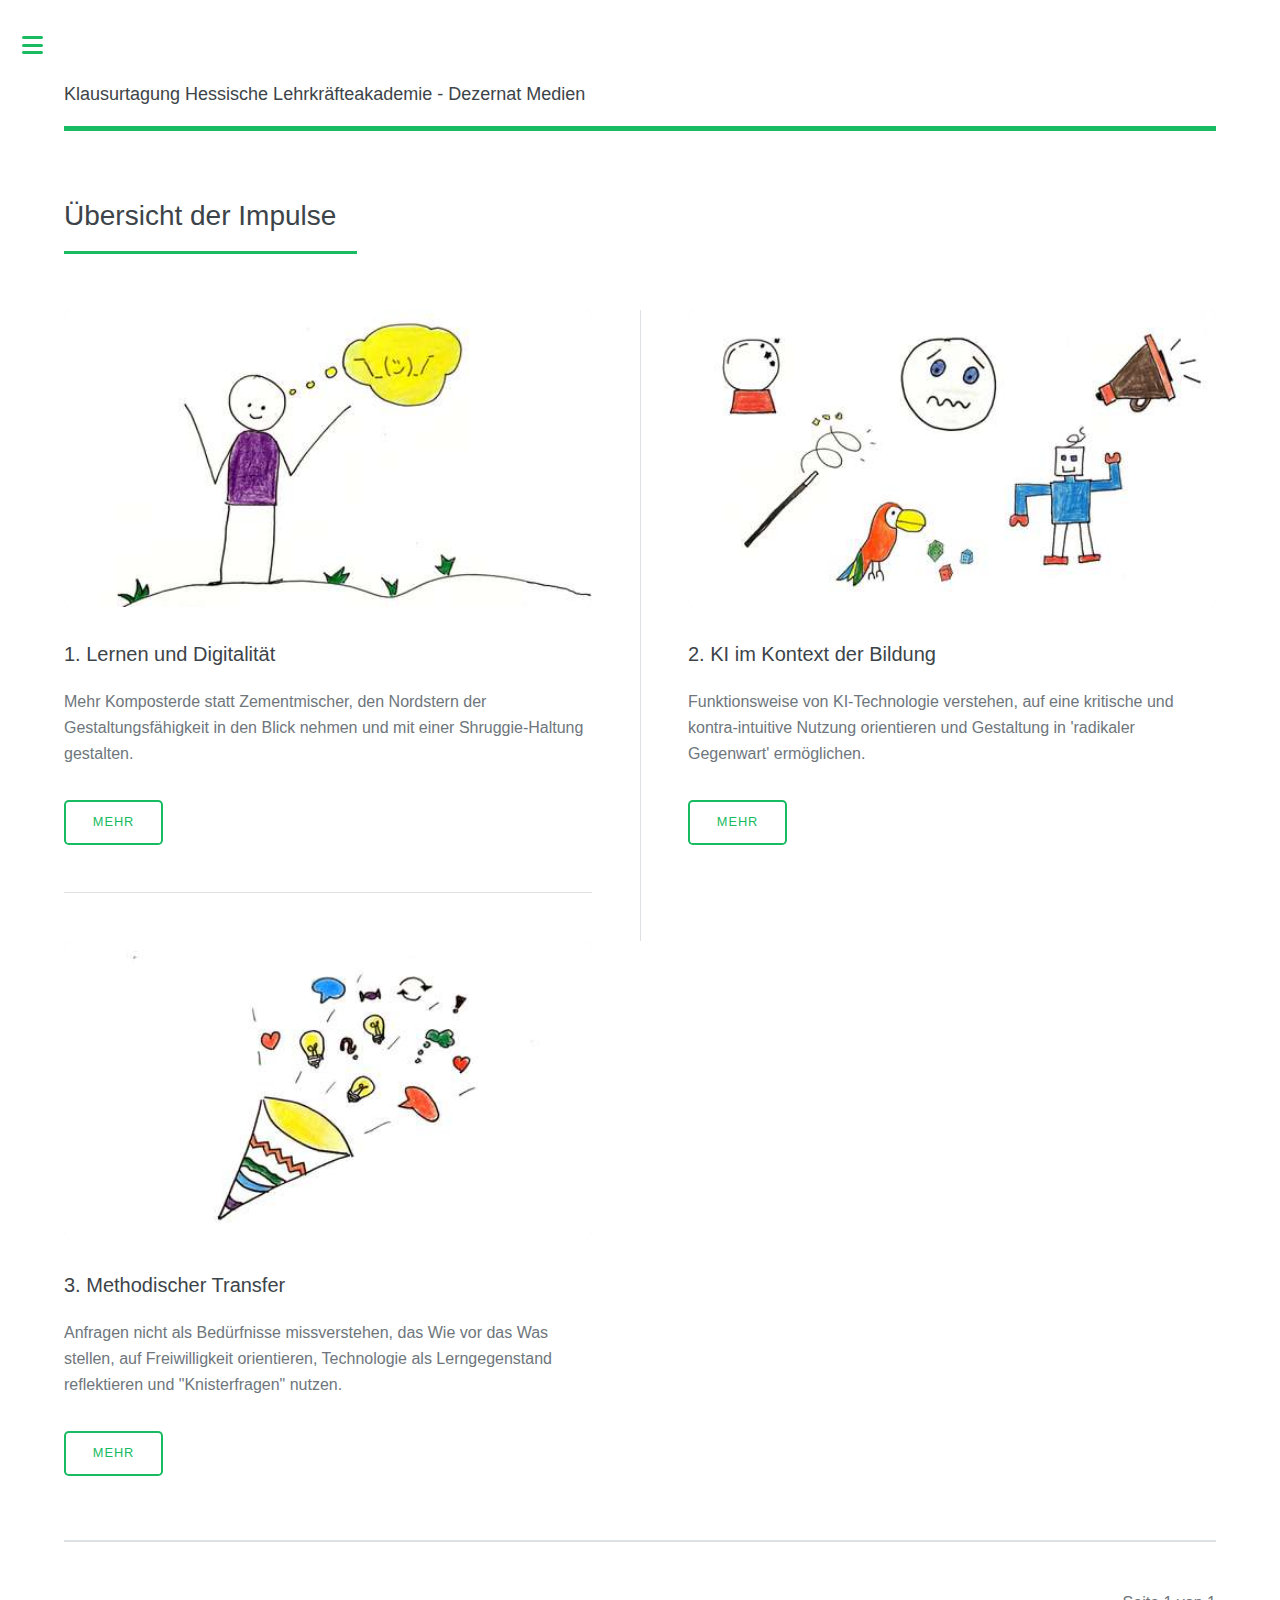
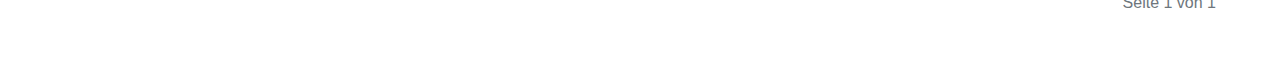
<file: index.html>
<!DOCTYPE html><html lang="de"><head><meta charset="utf-8"><meta http-equiv="X-UA-Compatible" content="IE=edge"><meta name="viewport" content="width=device-width,initial-scale=1,user-scalable=no"><title>Klausurtagung Hessische Lehrkräfteakademie - Dezernat Medien</title><meta name="generator" content="Publii Open-Source CMS for Static Site"><link rel="canonical" href="https://ebildungslabor.github.io/klausurtagung-hessen/"><link rel="alternate" type="application/atom+xml" href="https://ebildungslabor.github.io/klausurtagung-hessen/feed.xml" title="Klausurtagung Hessische Lehrkräfteakademie - Dezernat Medien - RSS"><link rel="alternate" type="application/json" href="https://ebildungslabor.github.io/klausurtagung-hessen/feed.json" title="Klausurtagung Hessische Lehrkräfteakademie - Dezernat Medien - JSON"><meta property="og:title" content="Klausurtagung Hessische Lehrkräfteakademie - Dezernat Medien"><meta property="og:site_name" content="Klausurtagung Hessische Lehrkräfteakademie - Dezernat Medien"><meta property="og:description" content=""><meta property="og:url" content="https://ebildungslabor.github.io/klausurtagung-hessen/"><meta property="og:type" content="website"><link rel="stylesheet" href="https://ebildungslabor.github.io/klausurtagung-hessen/assets/css/fontawesome-all.min.css?v=85514f933f9e0b82460af63f1a403fa5"><link rel="stylesheet" href="https://ebildungslabor.github.io/klausurtagung-hessen/assets/css/style.css?v=53c7d20cdaba89d98ff726cb271008e3"><script type="application/ld+json">{"@context":"http://schema.org","@type":"Organization","name":"Klausurtagung Hessische Lehrkräfteakademie - Dezernat Medien","url":"https://ebildungslabor.github.io/klausurtagung-hessen/"}</script><noscript><style>img[loading] {
                    opacity: 1;
                }</style></noscript></head><body class="is-preload home-template"><div id="wrapper"><div id="main"><div class="inner"><header id="header"><a class="logo" href="https://ebildungslabor.github.io/klausurtagung-hessen/"><strong>Klausurtagung Hessische Lehrkräfteakademie - Dezernat Medien</strong></a></header><section><header class="major"><h2>Übersicht der Impulse</h2></header><div class="posts"><article><a href="https://ebildungslabor.github.io/klausurtagung-hessen/impuls1/" class="image fit"><img src="https://ebildungslabor.github.io/klausurtagung-hessen/media/posts/2/shruggie.jpg" srcset="https://ebildungslabor.github.io/klausurtagung-hessen/media/posts/2/responsive/shruggie-xs.jpg 300w, https://ebildungslabor.github.io/klausurtagung-hessen/media/posts/2/responsive/shruggie-sm.jpg 480w, https://ebildungslabor.github.io/klausurtagung-hessen/media/posts/2/responsive/shruggie-md.jpg 768w" sizes="(max-width: 768px) 100vw, 33vw" loading="lazy" height="1080" width="1920" alt="Ein gekritzelter Shruggie"></a><h3><a href="https://ebildungslabor.github.io/klausurtagung-hessen/impuls1/">1. Lernen und Digitalität</a></h3><p>Mehr Komposterde statt Zementmischer, den Nordstern der Gestaltungsfähigkeit in den Blick nehmen und mit einer Shruggie-Haltung gestalten.</p><ul class="actions"><li><a href="https://ebildungslabor.github.io/klausurtagung-hessen/impuls1/" class="button">Mehr</a></li></ul></article><article><a href="https://ebildungslabor.github.io/klausurtagung-hessen/impuls2/" class="image fit"><img src="https://ebildungslabor.github.io/klausurtagung-hessen/media/posts/3/KI-KinderForschen.jpg" srcset="https://ebildungslabor.github.io/klausurtagung-hessen/media/posts/3/responsive/KI-KinderForschen-xs.jpg 300w, https://ebildungslabor.github.io/klausurtagung-hessen/media/posts/3/responsive/KI-KinderForschen-sm.jpg 480w, https://ebildungslabor.github.io/klausurtagung-hessen/media/posts/3/responsive/KI-KinderForschen-md.jpg 768w" sizes="(max-width: 768px) 100vw, 33vw" loading="lazy" height="1080" width="1920" alt="KI als gesellschaftliches Narrativ"></a><h3><a href="https://ebildungslabor.github.io/klausurtagung-hessen/impuls2/">2. KI im Kontext der Bildung</a></h3><p>Funktionsweise von KI-Technologie verstehen, auf eine kritische und kontra-intuitive Nutzung orientieren und Gestaltung in 'radikaler Gegenwart' ermöglichen. </p><ul class="actions"><li><a href="https://ebildungslabor.github.io/klausurtagung-hessen/impuls2/" class="button">Mehr</a></li></ul></article><article><a href="https://ebildungslabor.github.io/klausurtagung-hessen/impuls3/" class="image fit"><img src="https://ebildungslabor.github.io/klausurtagung-hessen/media/posts/4/KI-KinderForschen2.jpg" srcset="https://ebildungslabor.github.io/klausurtagung-hessen/media/posts/4/responsive/KI-KinderForschen2-xs.jpg 300w, https://ebildungslabor.github.io/klausurtagung-hessen/media/posts/4/responsive/KI-KinderForschen2-sm.jpg 480w, https://ebildungslabor.github.io/klausurtagung-hessen/media/posts/4/responsive/KI-KinderForschen2-md.jpg 768w" sizes="(max-width: 768px) 100vw, 33vw" loading="lazy" height="1080" width="1920" alt="Eine Wundertüte"></a><h3><a href="https://ebildungslabor.github.io/klausurtagung-hessen/impuls3/">3. Methodischer Transfer</a></h3><p>Anfragen nicht als Bedürfnisse missverstehen, das Wie vor das Was stellen, auf Freiwilligkeit orientieren, Technologie als Lerngegenstand reflektieren und "Knisterfragen" nutzen.</p><ul class="actions"><li><a href="https://ebildungslabor.github.io/klausurtagung-hessen/impuls3/" class="button">Mehr</a></li></ul></article></div></section><nav class="pagination asc"><small>Seite 1 von 1</small></nav></div></div><div id="sidebar"><div class="inner"><nav id="menu"><header class="major"><h2>Navigation</h2></header><ul><li class="active"><a href="https://ebildungslabor.github.io/klausurtagung-hessen/" target="_self">Start</a></li><li><a href="https://ebildungslabor.github.io/klausurtagung-hessen/impuls1/" target="_self">Impuls 1</a></li><li><a href="https://ebildungslabor.github.io/klausurtagung-hessen/impuls2/" target="_self">Impuls 2</a></li><li><a href="https://ebildungslabor.github.io/klausurtagung-hessen/impuls3/" target="_self">Impuls 3</a></li></ul></nav><section><header class="major"><h2>Hintergrund</h2></header><p>Diese Mini-Website stammt von Nele Hirsch (<a href="https://ebildungslabor.de">eBildungslabor)</a>. Ich habe sie begleitend für eine Klausurtagung des Dezernats Medien der Hessischen Lehrkräfteakademie im November 2025 gestaltet. Sie fasst meine dortigen Impulse im Plenum prägnant zusammen und ergänzt sie um Links zur Vertiefung.</p></section><footer id="footer"><p>Lizenz der Inhalte: <a href="https://creativecommons.org/publicdomain/zero/1.0/deed.en" target="_blank" rel="noopener">CC0 1.0</a><br>Offene Weiternutzung erlaubt und erwünscht!</p></footer></div></div></div><script src="https://ebildungslabor.github.io/klausurtagung-hessen/assets/js/jquery.min.js?v=7c14a783dfeb3d238ccd3edd840d82ee"></script><script src="https://ebildungslabor.github.io/klausurtagung-hessen/assets/js/browser.min.js?v=c07298dd19048a8a69ad97e754dfe8d0"></script><script src="https://ebildungslabor.github.io/klausurtagung-hessen/assets/js/breakpoints.min.js?v=81a479eb099e3b187613943b085923b8"></script><script src="https://ebildungslabor.github.io/klausurtagung-hessen/assets/js/util.min.js?v=cbdaf7c20ac2883c77ae23acfbabd47e"></script><script src="https://ebildungslabor.github.io/klausurtagung-hessen/assets/js/main.min.js?v=08add7f6d435054ad38ec38d7cf8be40"></script><script>var images=document.querySelectorAll("img[loading]");for(var i=0;i<images.length;i++){if(images[i].complete){images[i].classList.add("is-loaded")}else{images[i].addEventListener("load",function(){this.classList.add("is-loaded")},false)}};</script><script>(function(){
   const body = document.body;
   /* beide möglichen Klassen abdecken */
   body.classList.remove('menu-is-active','nav-is-active');
   /* falls das Theme später die Klasse wieder setzt */
   window.addEventListener('load',()=>body.classList.remove('menu-is-active','nav-is-active'));
})();</script></body></html>
</file>
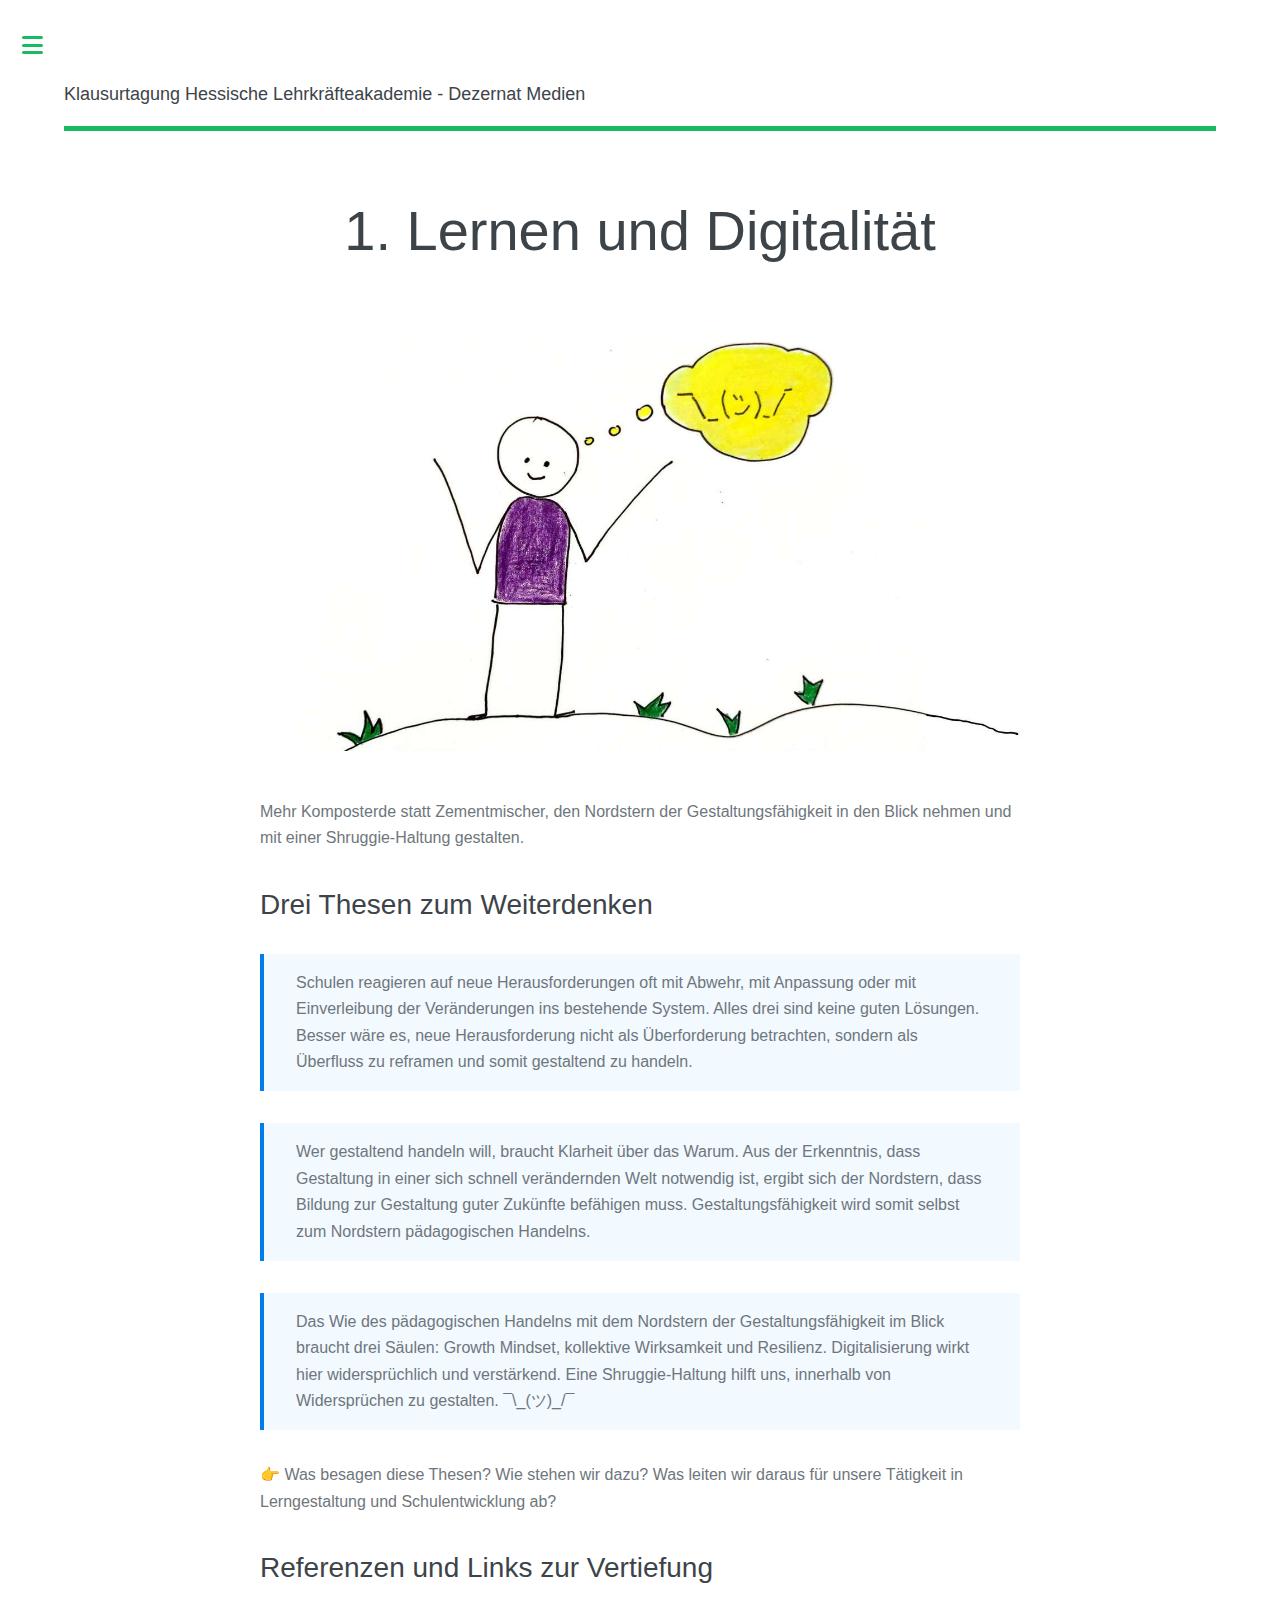
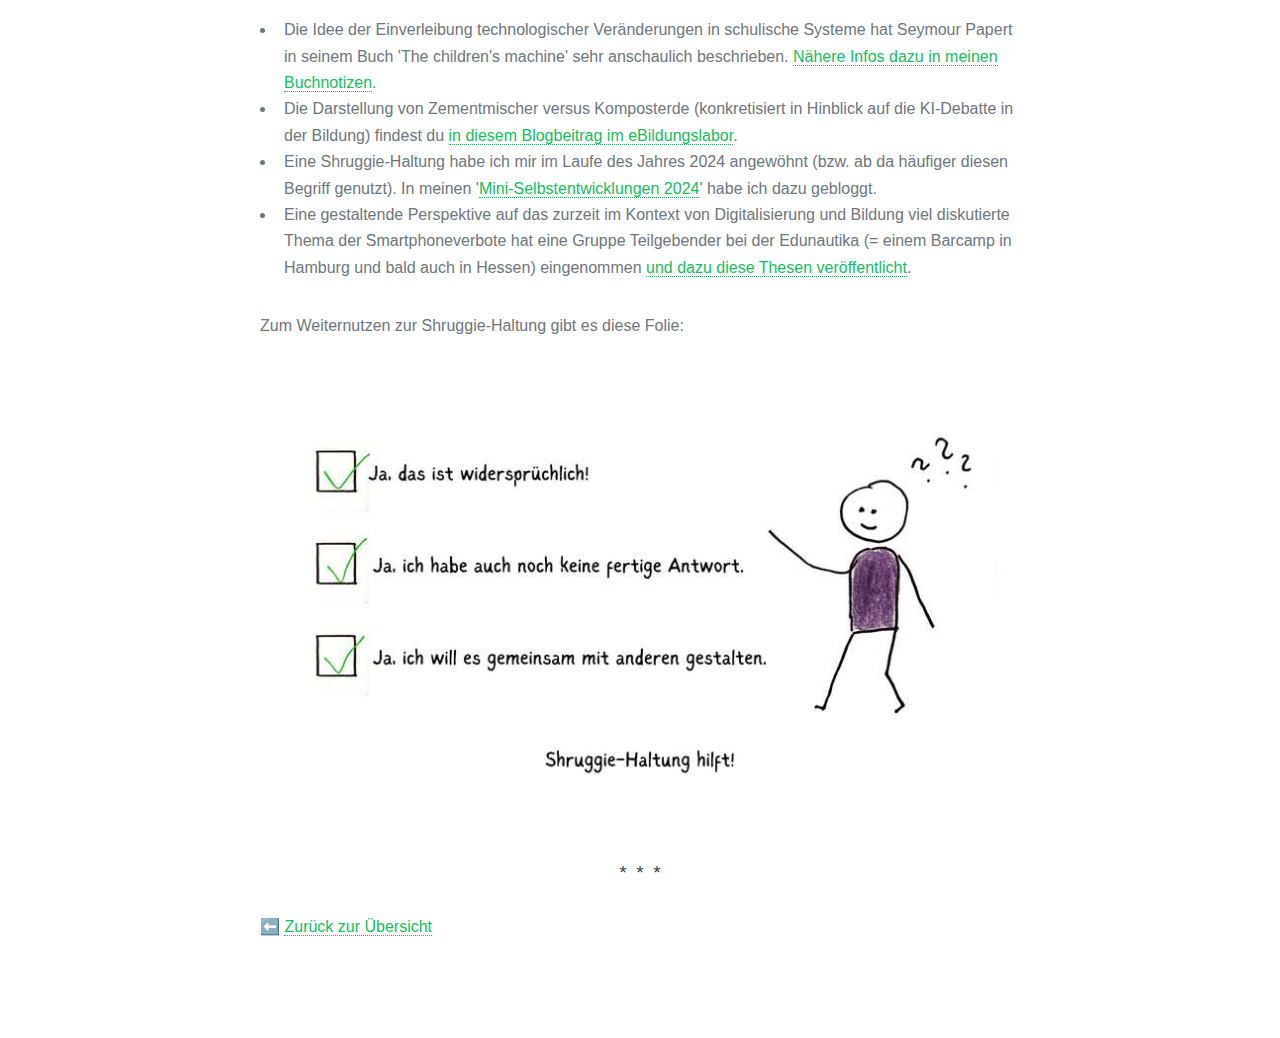
<file: impuls1/index.html>
<!DOCTYPE html><html lang="de"><head><meta charset="utf-8"><meta http-equiv="X-UA-Compatible" content="IE=edge"><meta name="viewport" content="width=device-width,initial-scale=1,user-scalable=no"><title>1. Lernen und Digitalität - Klausurtagung Hessische Lehrkräfteakademie - Dezernat Medien</title><meta name="description" content="Hier ist eine kurze Beschreibung"><meta name="generator" content="Publii Open-Source CMS for Static Site"><link rel="canonical" href="https://ebildungslabor.github.io/klausurtagung-hessen/impuls1/"><link rel="alternate" type="application/atom+xml" href="https://ebildungslabor.github.io/klausurtagung-hessen/feed.xml" title="Klausurtagung Hessische Lehrkräfteakademie - Dezernat Medien - RSS"><link rel="alternate" type="application/json" href="https://ebildungslabor.github.io/klausurtagung-hessen/feed.json" title="Klausurtagung Hessische Lehrkräfteakademie - Dezernat Medien - JSON"><meta property="og:title" content="1. Lernen und Digitalität"><meta property="og:image" content="https://ebildungslabor.github.io/klausurtagung-hessen/media/posts/2/shruggie.jpg"><meta property="og:image:width" content="1920"><meta property="og:image:height" content="1080"><meta property="og:site_name" content="Klausurtagung Hessische Lehrkräfteakademie - Dezernat Medien"><meta property="og:description" content="Hier ist eine kurze Beschreibung"><meta property="og:url" content="https://ebildungslabor.github.io/klausurtagung-hessen/impuls1/"><meta property="og:type" content="article"><link rel="stylesheet" href="https://ebildungslabor.github.io/klausurtagung-hessen/assets/css/fontawesome-all.min.css?v=85514f933f9e0b82460af63f1a403fa5"><link rel="stylesheet" href="https://ebildungslabor.github.io/klausurtagung-hessen/assets/css/style.css?v=53c7d20cdaba89d98ff726cb271008e3"><script type="application/ld+json">{"@context":"http://schema.org","@type":"Article","mainEntityOfPage":{"@type":"WebPage","@id":"https://ebildungslabor.github.io/klausurtagung-hessen/impuls1/"},"headline":"1. Lernen und Digitalität","datePublished":"2025-10-28T11:30+01:00","dateModified":"2025-11-04T06:34+01:00","image":{"@type":"ImageObject","url":"https://ebildungslabor.github.io/klausurtagung-hessen/media/posts/2/shruggie.jpg","height":1080,"width":1920},"description":"Hier ist eine kurze Beschreibung","author":{"@type":"Person","name":"Nele Hirsch","url":"https://ebildungslabor.github.io/klausurtagung-hessen/authors/nele-hirsch/"},"publisher":{"@type":"Organization","name":"Nele Hirsch"}}</script><noscript><style>img[loading] {
                    opacity: 1;
                }</style></noscript></head><body class="is-preload post-template"><div id="wrapper"><div id="main"><div class="inner"><header id="header"><a class="logo" href="https://ebildungslabor.github.io/klausurtagung-hessen/"><strong>Klausurtagung Hessische Lehrkräfteakademie - Dezernat Medien</strong></a></header><article class="post"><header class="main post__header"><h1>1. Lernen und Digitalität</h1></header><figure class="image main normal"><img src="https://ebildungslabor.github.io/klausurtagung-hessen/media/posts/2/shruggie.jpg" srcset="https://ebildungslabor.github.io/klausurtagung-hessen/media/posts/2/responsive/shruggie-xs.jpg 300w, https://ebildungslabor.github.io/klausurtagung-hessen/media/posts/2/responsive/shruggie-sm.jpg 480w, https://ebildungslabor.github.io/klausurtagung-hessen/media/posts/2/responsive/shruggie-md.jpg 768w, https://ebildungslabor.github.io/klausurtagung-hessen/media/posts/2/responsive/shruggie-lg.jpg 1024w, https://ebildungslabor.github.io/klausurtagung-hessen/media/posts/2/responsive/shruggie-xl.jpg 1360w, https://ebildungslabor.github.io/klausurtagung-hessen/media/posts/2/responsive/shruggie-xxl.jpg 1600w" sizes="(max-width: 1600px) 100vw, 1600px" loading="lazy" height="1080" width="1920" alt="Ein gekritzelter Shruggie"></figure><div class="post__inner post__entry"><p>Mehr Komposterde statt Zementmischer, den Nordstern der Gestaltungsfähigkeit in den Blick nehmen und mit einer Shruggie-Haltung gestalten.</p><h2>Drei Thesen zum Weiterdenken</h2><p class="msg--highlight msg--info msg">Schulen reagieren auf neue Herausforderungen oft mit Abwehr, mit Anpassung oder mit Einverleibung der Veränderungen ins bestehende System. Alles drei sind keine guten Lösungen. Besser wäre es, neue Herausforderung nicht als Überforderung betrachten, sondern als Überfluss zu reframen und somit gestaltend zu handeln.</p><p class="msg msg--info">Wer gestaltend handeln will, braucht Klarheit über das Warum. Aus der Erkenntnis, dass Gestaltung in einer sich schnell verändernden Welt notwendig ist, ergibt sich der Nordstern, dass Bildung zur Gestaltung guter Zukünfte befähigen muss. Gestaltungsfähigkeit wird somit selbst zum Nordstern pädagogischen Handelns.</p><p class="msg msg--info">Das Wie des pädagogischen Handelns mit dem Nordstern der Gestaltungsfähigkeit im Blick braucht drei Säulen: Growth Mindset, kollektive Wirksamkeit und Resilienz. Digitalisierung wirkt hier widersprüchlich und verstärkend. Eine Shruggie-Haltung hilft uns, innerhalb von Widersprüchen zu gestalten. ¯\_(ツ)_/¯ </p><p>👉 Was besagen diese Thesen? Wie stehen wir dazu? Was leiten wir daraus für unsere Tätigkeit in Lerngestaltung und Schulentwicklung ab?</p><h2>Referenzen und Links zur Vertiefung</h2><ul><li>Die Idee der Einverleibung technologischer Veränderungen in schulische Systeme hat Seymour Papert in seinem Buch 'The children's machine' sehr anschaulich beschrieben. <a href="https://ebildungslabor.de/now/buchnotizen-the-childrens-machine/" target="_blank" rel="noopener noreferrer">Nähere Infos dazu in meinen Buchnotizen</a>.</li><li>Die Darstellung von Zementmischer versus Komposterde (konkretisiert in Hinblick auf die KI-Debatte in der Bildung) findest du <a href="https://ebildungslabor.de/blog/zementmischer-versus-komposterde-wie-nutzen-wir-die-ki-debatte-in-der-bildung/" target="_blank" rel="noopener noreferrer">in diesem Blogbeitrag im eBildungslabor</a>.</li><li>Eine Shruggie-Haltung habe ich mir im Laufe des Jahres 2024 angewöhnt (bzw. ab da häufiger diesen Begriff genutzt). In meinen '<a href="https://ebildungslabor.de/blog/meine-zehn-wichtigsten-mini-selbstentwicklungen-in-2024/" target="_blank" rel="noopener noreferrer">Mini-Selbstentwicklungen 2024</a>' habe ich dazu gebloggt.</li><li>Eine gestaltende Perspektive auf das zurzeit im Kontext von Digitalisierung und Bildung viel diskutierte Thema der Smartphoneverbote hat eine Gruppe Teilgebender bei der Edunautika (= einem Barcamp in Hamburg und bald auch in Hessen) eingenommen <a href="https://smartphoneverbot.de" target="_blank" rel="noopener noreferrer">und dazu diese Thesen veröffentlicht</a>. </li></ul><p>Zum Weiternutzen zur Shruggie-Haltung gibt es diese Folie:</p><figure class="post__image"><img loading="lazy" src="https://ebildungslabor.github.io/klausurtagung-hessen/media/posts/2/KI-KinderForschen1.jpg" alt="" width="1920" height="1080" sizes="(max-width: 48em) 100vw, 768px" srcset="https://ebildungslabor.github.io/klausurtagung-hessen/media/posts/2/responsive/KI-KinderForschen1-xs.jpg 300w, https://ebildungslabor.github.io/klausurtagung-hessen/media/posts/2/responsive/KI-KinderForschen1-sm.jpg 480w, https://ebildungslabor.github.io/klausurtagung-hessen/media/posts/2/responsive/KI-KinderForschen1-md.jpg 768w"></figure><hr><p>⬅️ <a href="https://ebildungslabor.github.io/klausurtagung-hessen">Zurück zur Übersicht</a></p></div></article></div></div><div id="sidebar"><div class="inner"><nav id="menu"><header class="major"><h2>Navigation</h2></header><ul><li><a href="https://ebildungslabor.github.io/klausurtagung-hessen/" target="_self">Start</a></li><li class="active"><a href="https://ebildungslabor.github.io/klausurtagung-hessen/impuls1/" target="_self">Impuls 1</a></li><li><a href="https://ebildungslabor.github.io/klausurtagung-hessen/impuls2/" target="_self">Impuls 2</a></li><li><a href="https://ebildungslabor.github.io/klausurtagung-hessen/impuls3/" target="_self">Impuls 3</a></li></ul></nav><section><header class="major"><h2>Hintergrund</h2></header><p>Diese Mini-Website stammt von Nele Hirsch (<a href="https://ebildungslabor.de">eBildungslabor)</a>. Ich habe sie begleitend für eine Klausurtagung des Dezernats Medien der Hessischen Lehrkräfteakademie im November 2025 gestaltet. Sie fasst meine dortigen Impulse im Plenum prägnant zusammen und ergänzt sie um Links zur Vertiefung.</p></section><footer id="footer"><p>Lizenz der Inhalte: <a href="https://creativecommons.org/publicdomain/zero/1.0/deed.en" target="_blank" rel="noopener">CC0 1.0</a><br>Offene Weiternutzung erlaubt und erwünscht!</p></footer></div></div></div><script src="https://ebildungslabor.github.io/klausurtagung-hessen/assets/js/jquery.min.js?v=7c14a783dfeb3d238ccd3edd840d82ee"></script><script src="https://ebildungslabor.github.io/klausurtagung-hessen/assets/js/browser.min.js?v=c07298dd19048a8a69ad97e754dfe8d0"></script><script src="https://ebildungslabor.github.io/klausurtagung-hessen/assets/js/breakpoints.min.js?v=81a479eb099e3b187613943b085923b8"></script><script src="https://ebildungslabor.github.io/klausurtagung-hessen/assets/js/util.min.js?v=cbdaf7c20ac2883c77ae23acfbabd47e"></script><script src="https://ebildungslabor.github.io/klausurtagung-hessen/assets/js/main.min.js?v=08add7f6d435054ad38ec38d7cf8be40"></script><script>var images=document.querySelectorAll("img[loading]");for(var i=0;i<images.length;i++){if(images[i].complete){images[i].classList.add("is-loaded")}else{images[i].addEventListener("load",function(){this.classList.add("is-loaded")},false)}};</script><script>(function(){
   const body = document.body;
   /* beide möglichen Klassen abdecken */
   body.classList.remove('menu-is-active','nav-is-active');
   /* falls das Theme später die Klasse wieder setzt */
   window.addEventListener('load',()=>body.classList.remove('menu-is-active','nav-is-active'));
})();</script></body></html>
</file>
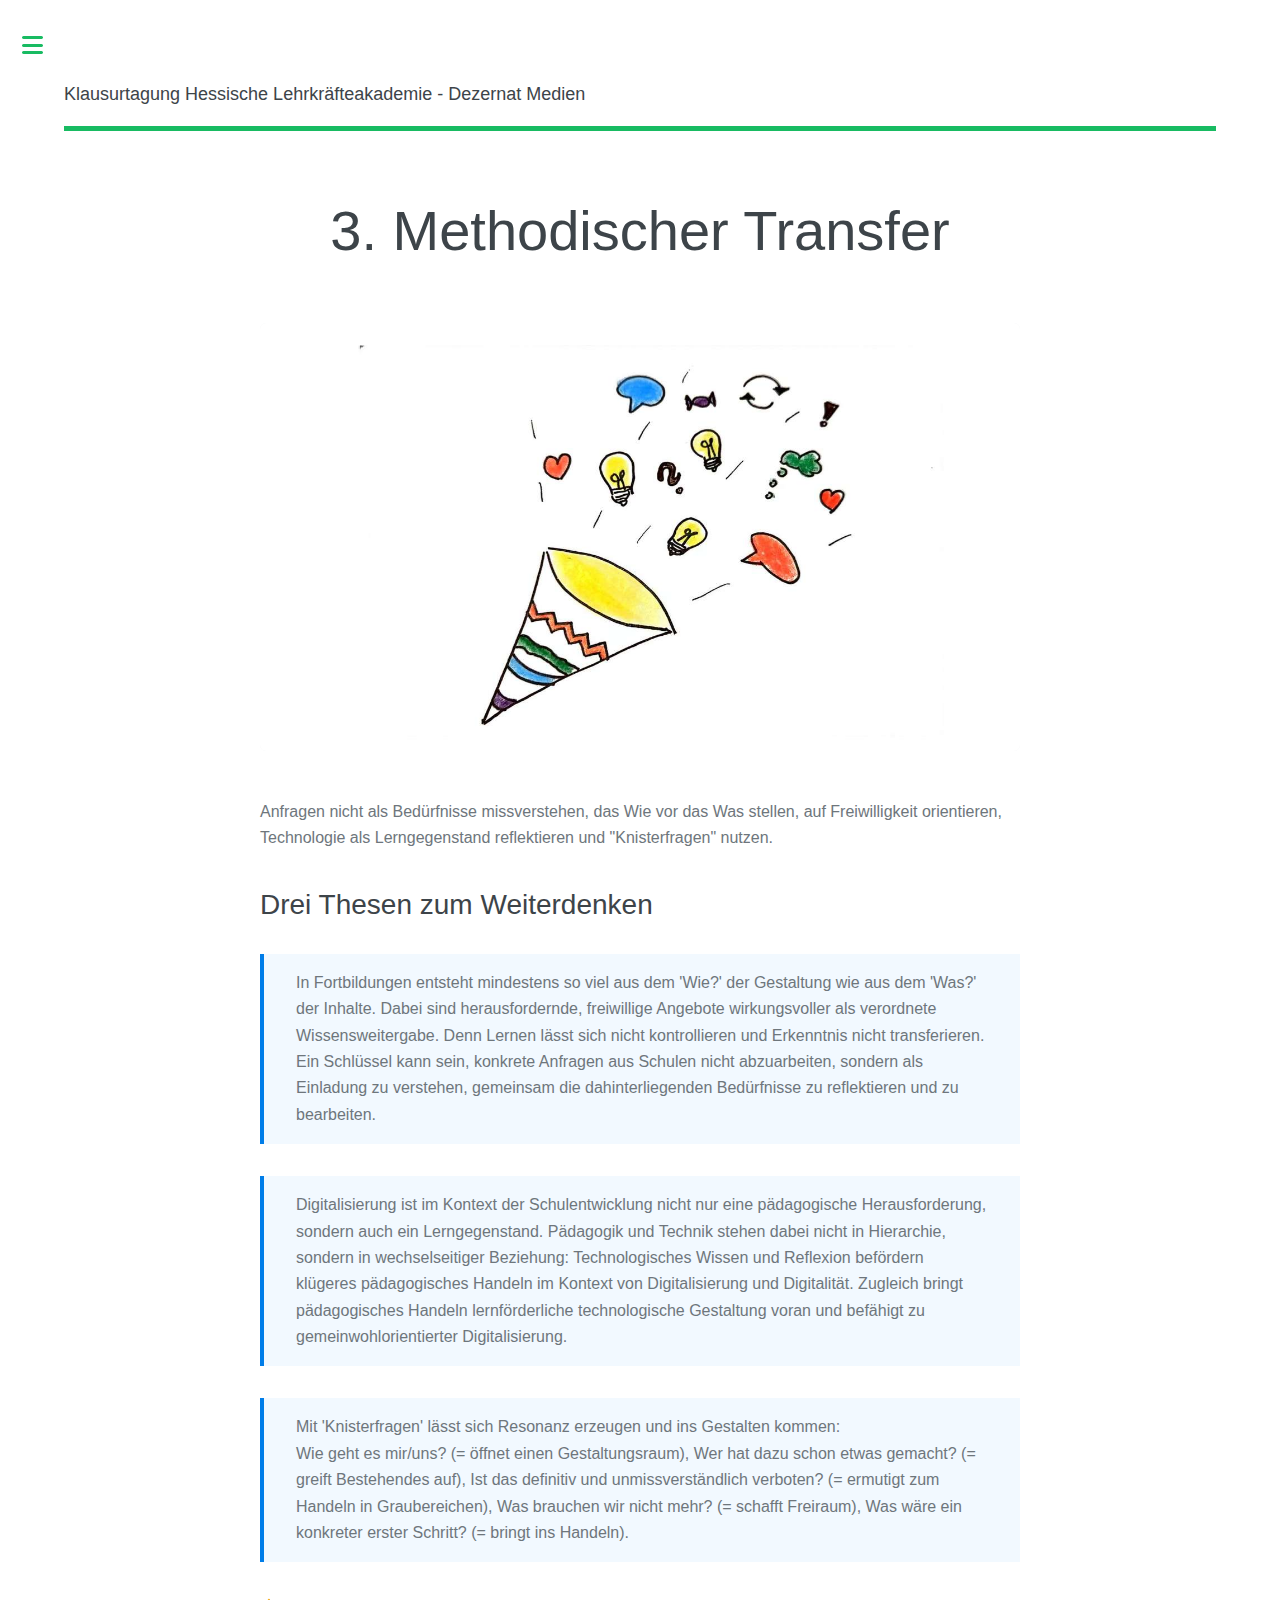
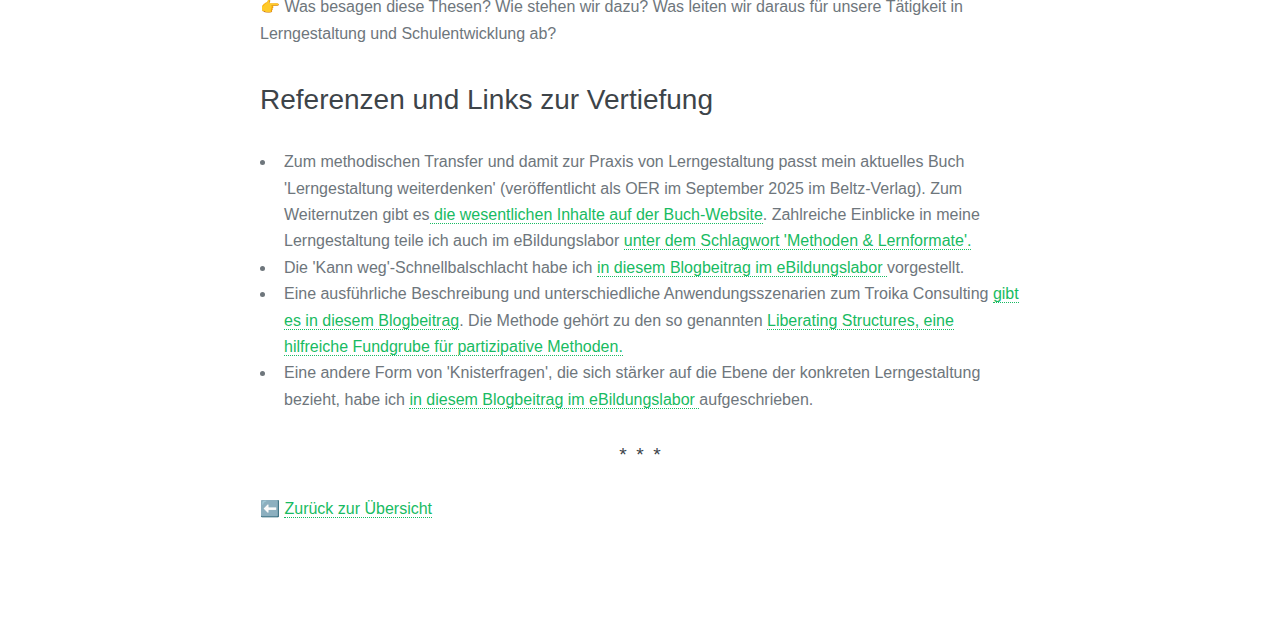
<file: impuls3/index.html>
<!DOCTYPE html><html lang="de"><head><meta charset="utf-8"><meta http-equiv="X-UA-Compatible" content="IE=edge"><meta name="viewport" content="width=device-width,initial-scale=1,user-scalable=no"><title>3. Methodischer Transfer - Klausurtagung Hessische Lehrkräfteakademie - Dezernat Medien</title><meta name="description" content="Anfragen nicht als Bedürfnisse missverstehen, das Wie vor das Was stellen, auf Freiwilligkeit orientieren, Technologie als Lerngegenstand reflektieren und 'Knisterfragen' nutzen."><meta name="generator" content="Publii Open-Source CMS for Static Site"><link rel="canonical" href="https://ebildungslabor.github.io/klausurtagung-hessen/impuls3/"><link rel="alternate" type="application/atom+xml" href="https://ebildungslabor.github.io/klausurtagung-hessen/feed.xml" title="Klausurtagung Hessische Lehrkräfteakademie - Dezernat Medien - RSS"><link rel="alternate" type="application/json" href="https://ebildungslabor.github.io/klausurtagung-hessen/feed.json" title="Klausurtagung Hessische Lehrkräfteakademie - Dezernat Medien - JSON"><meta property="og:title" content="3. Methodischer Transfer"><meta property="og:image" content="https://ebildungslabor.github.io/klausurtagung-hessen/media/posts/4/KI-KinderForschen2.jpg"><meta property="og:image:width" content="1920"><meta property="og:image:height" content="1080"><meta property="og:site_name" content="Klausurtagung Hessische Lehrkräfteakademie - Dezernat Medien"><meta property="og:description" content="Anfragen nicht als Bedürfnisse missverstehen, das Wie vor das Was stellen, auf Freiwilligkeit orientieren, Technologie als Lerngegenstand reflektieren und 'Knisterfragen' nutzen."><meta property="og:url" content="https://ebildungslabor.github.io/klausurtagung-hessen/impuls3/"><meta property="og:type" content="article"><link rel="stylesheet" href="https://ebildungslabor.github.io/klausurtagung-hessen/assets/css/fontawesome-all.min.css?v=85514f933f9e0b82460af63f1a403fa5"><link rel="stylesheet" href="https://ebildungslabor.github.io/klausurtagung-hessen/assets/css/style.css?v=53c7d20cdaba89d98ff726cb271008e3"><script type="application/ld+json">{"@context":"http://schema.org","@type":"Article","mainEntityOfPage":{"@type":"WebPage","@id":"https://ebildungslabor.github.io/klausurtagung-hessen/impuls3/"},"headline":"3. Methodischer Transfer","datePublished":"2025-10-28T11:32+01:00","dateModified":"2025-11-03T21:20+01:00","image":{"@type":"ImageObject","url":"https://ebildungslabor.github.io/klausurtagung-hessen/media/posts/4/KI-KinderForschen2.jpg","height":1080,"width":1920},"description":"Anfragen nicht als Bedürfnisse missverstehen, das Wie vor das Was stellen, auf Freiwilligkeit orientieren, Technologie als Lerngegenstand reflektieren und 'Knisterfragen' nutzen.","author":{"@type":"Person","name":"Nele Hirsch","url":"https://ebildungslabor.github.io/klausurtagung-hessen/authors/nele-hirsch/"},"publisher":{"@type":"Organization","name":"Nele Hirsch"}}</script><noscript><style>img[loading] {
                    opacity: 1;
                }</style></noscript></head><body class="is-preload post-template"><div id="wrapper"><div id="main"><div class="inner"><header id="header"><a class="logo" href="https://ebildungslabor.github.io/klausurtagung-hessen/"><strong>Klausurtagung Hessische Lehrkräfteakademie - Dezernat Medien</strong></a></header><article class="post"><header class="main post__header"><h1>3. Methodischer Transfer</h1></header><figure class="image main normal"><img src="https://ebildungslabor.github.io/klausurtagung-hessen/media/posts/4/KI-KinderForschen2.jpg" srcset="https://ebildungslabor.github.io/klausurtagung-hessen/media/posts/4/responsive/KI-KinderForschen2-xs.jpg 300w, https://ebildungslabor.github.io/klausurtagung-hessen/media/posts/4/responsive/KI-KinderForschen2-sm.jpg 480w, https://ebildungslabor.github.io/klausurtagung-hessen/media/posts/4/responsive/KI-KinderForschen2-md.jpg 768w, https://ebildungslabor.github.io/klausurtagung-hessen/media/posts/4/responsive/KI-KinderForschen2-lg.jpg 1024w, https://ebildungslabor.github.io/klausurtagung-hessen/media/posts/4/responsive/KI-KinderForschen2-xl.jpg 1360w, https://ebildungslabor.github.io/klausurtagung-hessen/media/posts/4/responsive/KI-KinderForschen2-xxl.jpg 1600w" sizes="(max-width: 1600px) 100vw, 1600px" loading="lazy" height="1080" width="1920" alt="Eine Wundertüte"></figure><div class="post__inner post__entry"><p>Anfragen nicht als Bedürfnisse missverstehen, das Wie vor das Was stellen, auf Freiwilligkeit orientieren, Technologie als Lerngegenstand reflektieren und "Knisterfragen" nutzen.</p><h2>Drei Thesen zum Weiterdenken</h2><p class="msg msg--info">In Fortbildungen entsteht mindestens so viel aus dem 'Wie?' der Gestaltung wie aus dem 'Was?' der Inhalte. Dabei sind herausfordernde, freiwillige Angebote wirkungsvoller als verordnete Wissensweitergabe. Denn Lernen lässt sich nicht kontrollieren und Erkenntnis nicht transferieren. Ein Schlüssel kann sein, konkrete Anfragen aus Schulen nicht abzuarbeiten, sondern als Einladung zu verstehen, gemeinsam die dahinterliegenden Bedürfnisse zu reflektieren und zu bearbeiten.</p><p class="msg msg--info">Digitalisierung ist im Kontext der Schulentwicklung nicht nur eine pädagogische Herausforderung, sondern auch ein Lerngegenstand. Pädagogik und Technik stehen dabei nicht in Hierarchie, sondern in wechselseitiger Beziehung: Technologisches Wissen und Reflexion befördern klügeres pädagogisches Handeln im Kontext von Digitalisierung und Digitalität. Zugleich bringt pädagogisches Handeln lernförderliche technologische Gestaltung voran und befähigt zu gemeinwohlorientierter Digitalisierung.</p><p class="msg msg--info">Mit 'Knisterfragen' lässt sich Resonanz erzeugen und ins Gestalten kommen:<br>Wie geht es mir/uns? (= öffnet einen Gestaltungsraum), Wer hat dazu schon etwas gemacht? (= greift Bestehendes auf), Ist das definitiv und unmissverständlich verboten? (= ermutigt zum Handeln in Graubereichen), Was brauchen wir nicht mehr? (= schafft Freiraum), Was wäre ein konkreter erster Schritt? (= bringt ins Handeln).</p><p>👉 Was besagen diese Thesen? Wie stehen wir dazu? Was leiten wir daraus für unsere Tätigkeit in Lerngestaltung und Schulentwicklung ab?</p><h2>Referenzen und Links zur Vertiefung</h2><ul><li>Zum methodischen Transfer und damit zur Praxis von Lerngestaltung passt mein aktuelles Buch 'Lerngestaltung weiterdenken' (veröffentlicht als OER im September 2025 im Beltz-Verlag). Zum Weiternutzen gibt es<a href="https://lerngestaltung-weiterdenken.de" target="_blank" rel="noopener noreferrer"> die wesentlichen Inhalte auf der Buch-Website</a>. Zahlreiche Einblicke in meine Lerngestaltung teile ich auch im eBildungslabor <a href="https://ebildungslabor.de/tag/methoden/" target="_blank" rel="noopener noreferrer">unter dem Schlagwort 'Methoden &amp; Lernformate'.</a></li><li>Die 'Kann weg'-Schnellbalschlacht habe ich <a href="https://ebildungslabor.de/blog/raum-fuer-transformation-oeffnen-kann-weg-schneeballschlacht/" target="_blank" rel="noopener noreferrer">in diesem Blogbeitrag im eBildungslabor </a>vorgestellt.</li><li>Eine ausführliche Beschreibung und unterschiedliche Anwendungsszenarien zum Troika Consulting <a href="https://ebildungslabor.de/blog/lieblings-methode-troika-consulting/" target="_blank" rel="noopener noreferrer">gibt es in diesem Blogbeitrag</a>. Die Methode gehört zu den so genannten <a href="https://liberatingstructures.de/" target="_blank" rel="noopener noreferrer">Liberating Structures, eine hilfreiche Fundgrube für partizipative Methoden.</a></li><li>Eine andere Form von 'Knisterfragen', die sich stärker auf die Ebene der konkreten Lerngestaltung bezieht, habe ich <a href="https://ebildungslabor.de/blog/fuenf-hilfreiche-fragen-bei-der-gestaltung-guter-bildung/">in diesem Blogbeitrag im eBildungslabor </a>aufgeschrieben.</li></ul><hr><p>⬅️ <a href="https://ebildungslabor.github.io/klausurtagung-hessen">Zurück zur Übersicht</a></p></div></article></div></div><div id="sidebar"><div class="inner"><nav id="menu"><header class="major"><h2>Navigation</h2></header><ul><li><a href="https://ebildungslabor.github.io/klausurtagung-hessen/" target="_self">Start</a></li><li><a href="https://ebildungslabor.github.io/klausurtagung-hessen/impuls1/" target="_self">Impuls 1</a></li><li><a href="https://ebildungslabor.github.io/klausurtagung-hessen/impuls2/" target="_self">Impuls 2</a></li><li class="active"><a href="https://ebildungslabor.github.io/klausurtagung-hessen/impuls3/" target="_self">Impuls 3</a></li></ul></nav><section><header class="major"><h2>Hintergrund</h2></header><p>Diese Mini-Website stammt von Nele Hirsch (<a href="https://ebildungslabor.de">eBildungslabor)</a>. Ich habe sie begleitend für eine Klausurtagung des Dezernats Medien der Hessischen Lehrkräfteakademie im November 2025 gestaltet. Sie fasst meine dortigen Impulse im Plenum prägnant zusammen und ergänzt sie um Links zur Vertiefung.</p></section><footer id="footer"><p>Lizenz der Inhalte: <a href="https://creativecommons.org/publicdomain/zero/1.0/deed.en" target="_blank" rel="noopener">CC0 1.0</a><br>Offene Weiternutzung erlaubt und erwünscht!</p></footer></div></div></div><script src="https://ebildungslabor.github.io/klausurtagung-hessen/assets/js/jquery.min.js?v=7c14a783dfeb3d238ccd3edd840d82ee"></script><script src="https://ebildungslabor.github.io/klausurtagung-hessen/assets/js/browser.min.js?v=c07298dd19048a8a69ad97e754dfe8d0"></script><script src="https://ebildungslabor.github.io/klausurtagung-hessen/assets/js/breakpoints.min.js?v=81a479eb099e3b187613943b085923b8"></script><script src="https://ebildungslabor.github.io/klausurtagung-hessen/assets/js/util.min.js?v=cbdaf7c20ac2883c77ae23acfbabd47e"></script><script src="https://ebildungslabor.github.io/klausurtagung-hessen/assets/js/main.min.js?v=08add7f6d435054ad38ec38d7cf8be40"></script><script>var images=document.querySelectorAll("img[loading]");for(var i=0;i<images.length;i++){if(images[i].complete){images[i].classList.add("is-loaded")}else{images[i].addEventListener("load",function(){this.classList.add("is-loaded")},false)}};</script><script>(function(){
   const body = document.body;
   /* beide möglichen Klassen abdecken */
   body.classList.remove('menu-is-active','nav-is-active');
   /* falls das Theme später die Klasse wieder setzt */
   window.addEventListener('load',()=>body.classList.remove('menu-is-active','nav-is-active'));
})();</script></body></html>
</file>
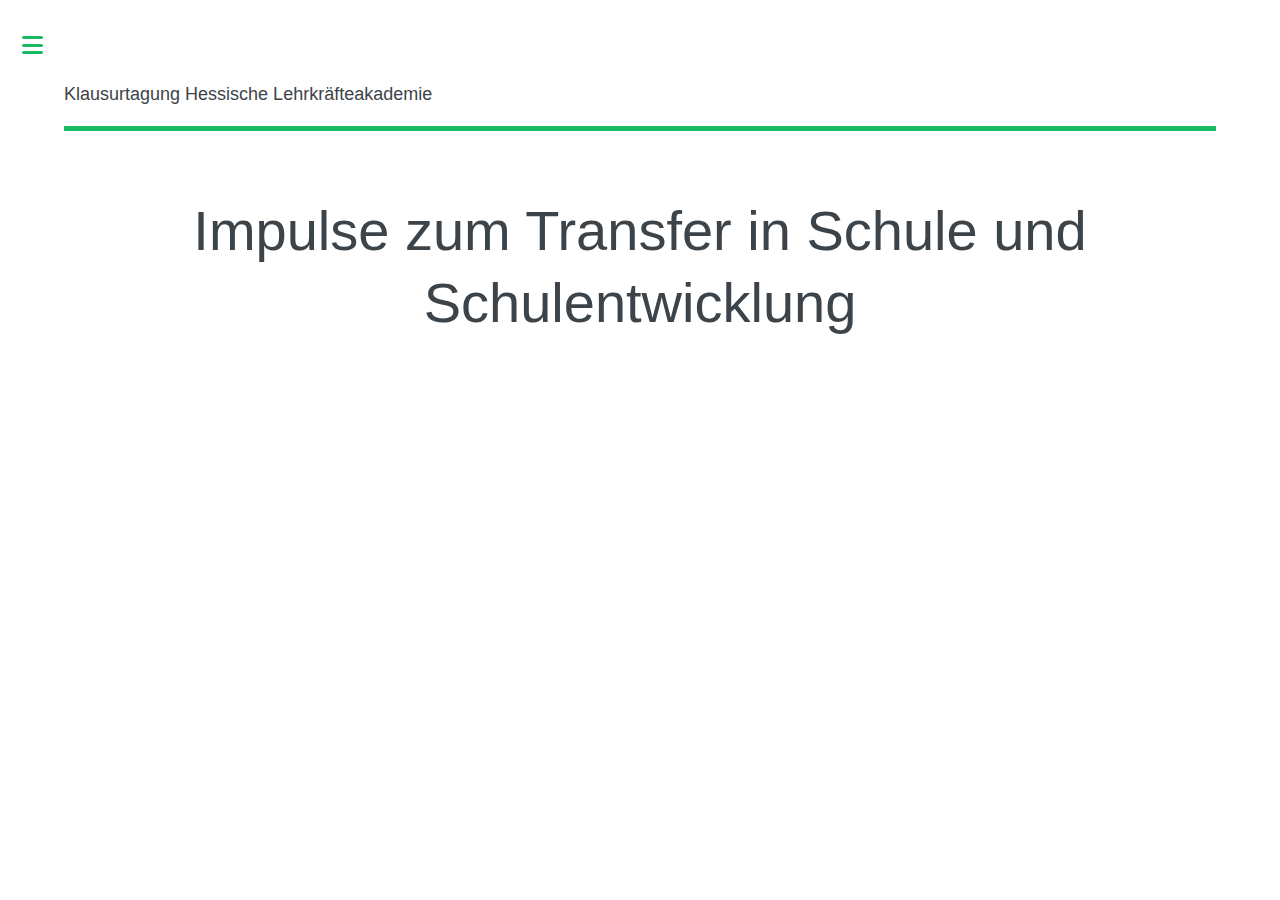
<file: impulse-zum-transfer-in-schule-und-schulentwicklung/index.html>
<!DOCTYPE html><html lang="de"><head><meta charset="utf-8"><meta http-equiv="X-UA-Compatible" content="IE=edge"><meta name="viewport" content="width=device-width,initial-scale=1,user-scalable=no"><title>Impulse zum Transfer in Schule und Schulentwicklung - Klausurtagung Hessische Lehrkräfteakademie</title><meta name="generator" content="Publii Open-Source CMS for Static Site"><link rel="canonical" href="https://ebildungslabor.github.io/klausurtagung-hessen/impulse-zum-transfer-in-schule-und-schulentwicklung/"><link rel="alternate" type="application/atom+xml" href="https://ebildungslabor.github.io/klausurtagung-hessen/feed.xml" title="Klausurtagung Hessische Lehrkräfteakademie - RSS"><link rel="alternate" type="application/json" href="https://ebildungslabor.github.io/klausurtagung-hessen/feed.json" title="Klausurtagung Hessische Lehrkräfteakademie - JSON"><meta property="og:title" content="Impulse zum Transfer in Schule und Schulentwicklung"><meta property="og:site_name" content="Klausurtagung Hessische Lehrkräfteakademie"><meta property="og:description" content=""><meta property="og:url" content="https://ebildungslabor.github.io/klausurtagung-hessen/impulse-zum-transfer-in-schule-und-schulentwicklung/"><meta property="og:type" content="article"><link rel="stylesheet" href="https://ebildungslabor.github.io/klausurtagung-hessen/assets/css/fontawesome-all.min.css?v=85514f933f9e0b82460af63f1a403fa5"><link rel="stylesheet" href="https://ebildungslabor.github.io/klausurtagung-hessen/assets/css/style.css?v=53c7d20cdaba89d98ff726cb271008e3"><script type="application/ld+json">{"@context":"http://schema.org","@type":"Article","mainEntityOfPage":{"@type":"WebPage","@id":"https://ebildungslabor.github.io/klausurtagung-hessen/impulse-zum-transfer-in-schule-und-schulentwicklung/"},"headline":"Impulse zum Transfer in Schule und Schulentwicklung","datePublished":"2025-10-28T11:32+01:00","dateModified":"2025-10-28T11:32+01:00","description":"","author":{"@type":"Person","name":"Nele Hirsch","url":"https://ebildungslabor.github.io/klausurtagung-hessen/authors/nele-hirsch/"},"publisher":{"@type":"Organization","name":"Nele Hirsch"}}</script><noscript><style>img[loading] {
                    opacity: 1;
                }</style></noscript></head><body class="is-preload post-template"><div id="wrapper"><div id="main"><div class="inner"><header id="header"><a class="logo" href="https://ebildungslabor.github.io/klausurtagung-hessen/"><strong>Klausurtagung Hessische Lehrkräfteakademie</strong></a></header><article class="post"><header class="main post__header"><h1>Impulse zum Transfer in Schule und Schulentwicklung</h1></header><div class="post__inner post__entry"></div></article></div></div><div id="sidebar"><div class="inner"><nav id="menu"><header class="major"><h2>Menu</h2></header><ul><li><a href="https://ebildungslabor.github.io/klausurtagung-hessen/lernen-und-digitalitaet/" target="_self">Impuls 1</a></li><li><a href="https://ebildungslabor.github.io/klausurtagung-hessen/ki-interaktion-im-kontext-der-bildung/" target="_self">Impuls 2</a></li><li class="active"><a href="https://ebildungslabor.github.io/klausurtagung-hessen/impulse-zum-transfer-in-schule-und-schulentwicklung/" target="_self">Impuls 3</a></li></ul></nav><section><header class="major"><h2>Get in touch</h2></header><p>Hier kann noch weiterer Text hin.</p></section><footer id="footer"><p class="copyright">© Editorial 2 - All rights reserved<br>Design by: <a href="https://html5up.net" target="_blank" rel="noopener">HTML5 UP</a>, Powered by Publii</p></footer></div></div></div><script src="https://ebildungslabor.github.io/klausurtagung-hessen/assets/js/jquery.min.js?v=7c14a783dfeb3d238ccd3edd840d82ee"></script><script src="https://ebildungslabor.github.io/klausurtagung-hessen/assets/js/browser.min.js?v=c07298dd19048a8a69ad97e754dfe8d0"></script><script src="https://ebildungslabor.github.io/klausurtagung-hessen/assets/js/breakpoints.min.js?v=81a479eb099e3b187613943b085923b8"></script><script src="https://ebildungslabor.github.io/klausurtagung-hessen/assets/js/util.min.js?v=cbdaf7c20ac2883c77ae23acfbabd47e"></script><script src="https://ebildungslabor.github.io/klausurtagung-hessen/assets/js/main.min.js?v=08add7f6d435054ad38ec38d7cf8be40"></script><script>var images=document.querySelectorAll("img[loading]");for(var i=0;i<images.length;i++){if(images[i].complete){images[i].classList.add("is-loaded")}else{images[i].addEventListener("load",function(){this.classList.add("is-loaded")},false)}};</script></body></html>
</file>
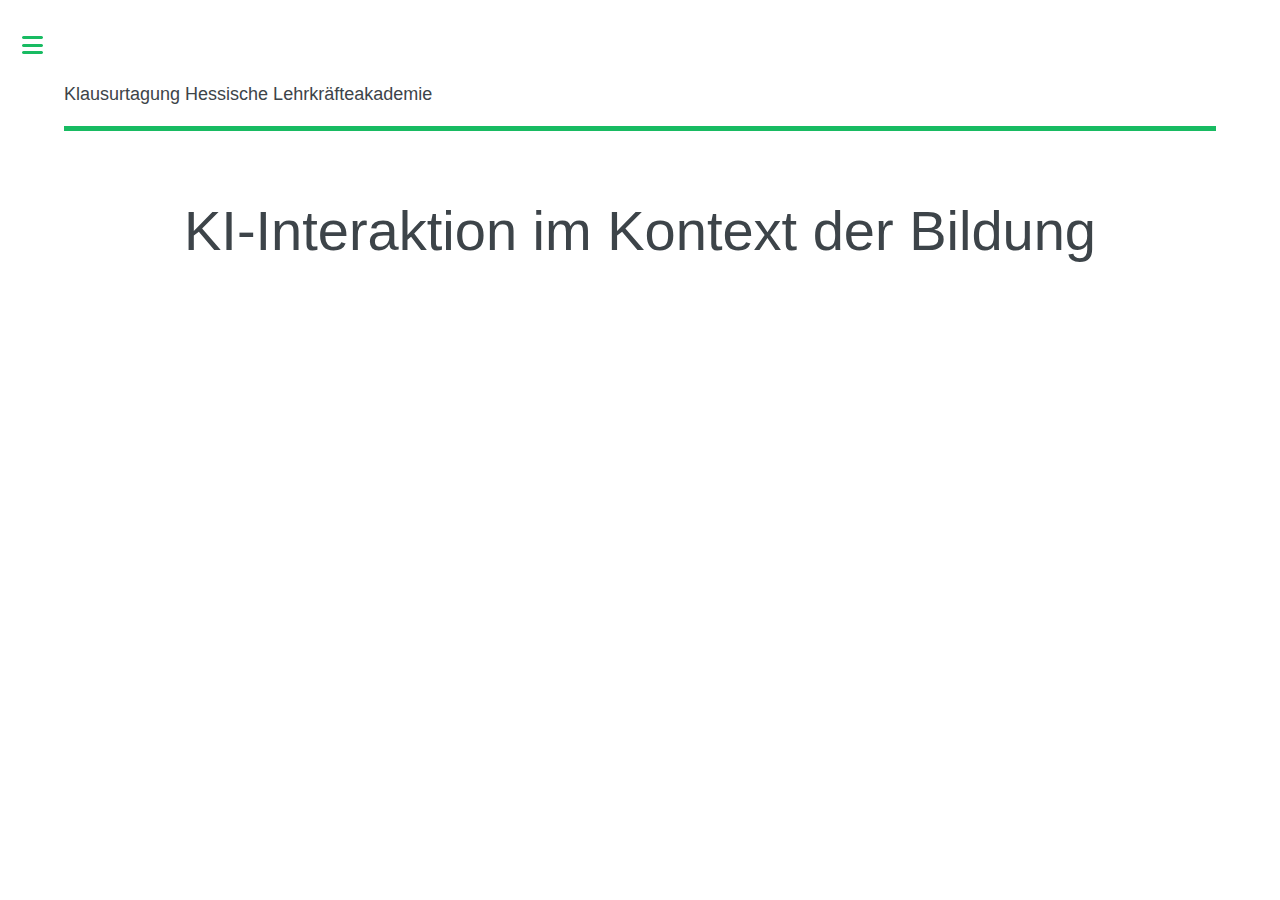
<file: ki-interaktion-im-kontext-der-bildung/index.html>
<!DOCTYPE html><html lang="de"><head><meta charset="utf-8"><meta http-equiv="X-UA-Compatible" content="IE=edge"><meta name="viewport" content="width=device-width,initial-scale=1,user-scalable=no"><title>KI-Interaktion im Kontext der Bildung - Klausurtagung Hessische Lehrkräfteakademie</title><meta name="generator" content="Publii Open-Source CMS for Static Site"><link rel="canonical" href="https://ebildungslabor.github.io/klausurtagung-hessen/ki-interaktion-im-kontext-der-bildung/"><link rel="alternate" type="application/atom+xml" href="https://ebildungslabor.github.io/klausurtagung-hessen/feed.xml" title="Klausurtagung Hessische Lehrkräfteakademie - RSS"><link rel="alternate" type="application/json" href="https://ebildungslabor.github.io/klausurtagung-hessen/feed.json" title="Klausurtagung Hessische Lehrkräfteakademie - JSON"><meta property="og:title" content="KI-Interaktion im Kontext der Bildung"><meta property="og:site_name" content="Klausurtagung Hessische Lehrkräfteakademie"><meta property="og:description" content=""><meta property="og:url" content="https://ebildungslabor.github.io/klausurtagung-hessen/ki-interaktion-im-kontext-der-bildung/"><meta property="og:type" content="article"><link rel="stylesheet" href="https://ebildungslabor.github.io/klausurtagung-hessen/assets/css/fontawesome-all.min.css?v=85514f933f9e0b82460af63f1a403fa5"><link rel="stylesheet" href="https://ebildungslabor.github.io/klausurtagung-hessen/assets/css/style.css?v=53c7d20cdaba89d98ff726cb271008e3"><script type="application/ld+json">{"@context":"http://schema.org","@type":"Article","mainEntityOfPage":{"@type":"WebPage","@id":"https://ebildungslabor.github.io/klausurtagung-hessen/ki-interaktion-im-kontext-der-bildung/"},"headline":"KI-Interaktion im Kontext der Bildung","datePublished":"2025-10-28T11:32+01:00","dateModified":"2025-10-28T11:32+01:00","description":"","author":{"@type":"Person","name":"Nele Hirsch","url":"https://ebildungslabor.github.io/klausurtagung-hessen/authors/nele-hirsch/"},"publisher":{"@type":"Organization","name":"Nele Hirsch"}}</script><noscript><style>img[loading] {
                    opacity: 1;
                }</style></noscript></head><body class="is-preload post-template"><div id="wrapper"><div id="main"><div class="inner"><header id="header"><a class="logo" href="https://ebildungslabor.github.io/klausurtagung-hessen/"><strong>Klausurtagung Hessische Lehrkräfteakademie</strong></a></header><article class="post"><header class="main post__header"><h1>KI-Interaktion im Kontext der Bildung</h1></header><div class="post__inner post__entry"></div></article></div></div><div id="sidebar"><div class="inner"><nav id="menu"><header class="major"><h2>Menu</h2></header><ul><li><a href="https://ebildungslabor.github.io/klausurtagung-hessen/lernen-und-digitalitaet/" target="_self">Impuls 1</a></li><li class="active"><a href="https://ebildungslabor.github.io/klausurtagung-hessen/ki-interaktion-im-kontext-der-bildung/" target="_self">Impuls 2</a></li><li><a href="https://ebildungslabor.github.io/klausurtagung-hessen/impulse-zum-transfer-in-schule-und-schulentwicklung/" target="_self">Impuls 3</a></li></ul></nav><section><header class="major"><h2>Get in touch</h2></header><p>Hier kann noch weiterer Text hin.</p></section><footer id="footer"><p class="copyright">© Editorial 2 - All rights reserved<br>Design by: <a href="https://html5up.net" target="_blank" rel="noopener">HTML5 UP</a>, Powered by Publii</p></footer></div></div></div><script src="https://ebildungslabor.github.io/klausurtagung-hessen/assets/js/jquery.min.js?v=7c14a783dfeb3d238ccd3edd840d82ee"></script><script src="https://ebildungslabor.github.io/klausurtagung-hessen/assets/js/browser.min.js?v=c07298dd19048a8a69ad97e754dfe8d0"></script><script src="https://ebildungslabor.github.io/klausurtagung-hessen/assets/js/breakpoints.min.js?v=81a479eb099e3b187613943b085923b8"></script><script src="https://ebildungslabor.github.io/klausurtagung-hessen/assets/js/util.min.js?v=cbdaf7c20ac2883c77ae23acfbabd47e"></script><script src="https://ebildungslabor.github.io/klausurtagung-hessen/assets/js/main.min.js?v=08add7f6d435054ad38ec38d7cf8be40"></script><script>var images=document.querySelectorAll("img[loading]");for(var i=0;i<images.length;i++){if(images[i].complete){images[i].classList.add("is-loaded")}else{images[i].addEventListener("load",function(){this.classList.add("is-loaded")},false)}};</script><script>function neuesThema() {
        const themen = [
            "So leben Menschen",
            "Tiere",
            "Gerechtigkeit",
            "Eigene Themen (jedes Kind oder kleine Gruppe ein eigenes Thema)",
            "Alles Familie oder was?",
            "Was wir feiern",
            "Schimpfwörter",
            "Wasser",
            "Gummi",
            "Ganz groß und ganz klein",
            "Zeit",
            "Minecraft (Stories)",
            "Altes Testament (Noahs Arche, David vs. Goliath, Joseph und seine Brüder, ...)",
            "Streetart",
            "Geometrie im Leben",
            "Kubismus",
            "Spiele",
            "Erde",
            "Humor",
            "Das Weltall",
            "Oliven",
            "Pflanzen",
            "Straßen(verkehr)",
            "Bewegung",
            "Geschwindigkeit",
            "Schönheit / Asymmetrie",
            "Gegensätze",
            "Holz",
            "Volkslieder",
            "Zauberflöte",
            "Impressionismus",
            "Licht",
            "Luft",
            "Ziegelsteine",
            "Feuer",
            "Pangäa",
            "Parcour (Assassins Creed / Mirrors Edge)",
            "Ringen",
            "Tanzen",
            "Zirkus",
            "20.000 Meilen unter dem Meer",
            "Bibi & Tina",
            "Alice im Wunderland",
            "Homers Reisen",
            "Tim & Struppi",
            "Jim Knopf",
            "Birne im Weltall",
            "Captain Future",
            "Asterix"
        ];
        
        const neuerIndex = Math.floor(Math.random() * themen.length);
        document.getElementById('thema-anzeige').textContent = themen[neuerIndex];
        document.getElementById('thema-button').textContent = 'Neues Thema';
    }</script></body></html>
</file>
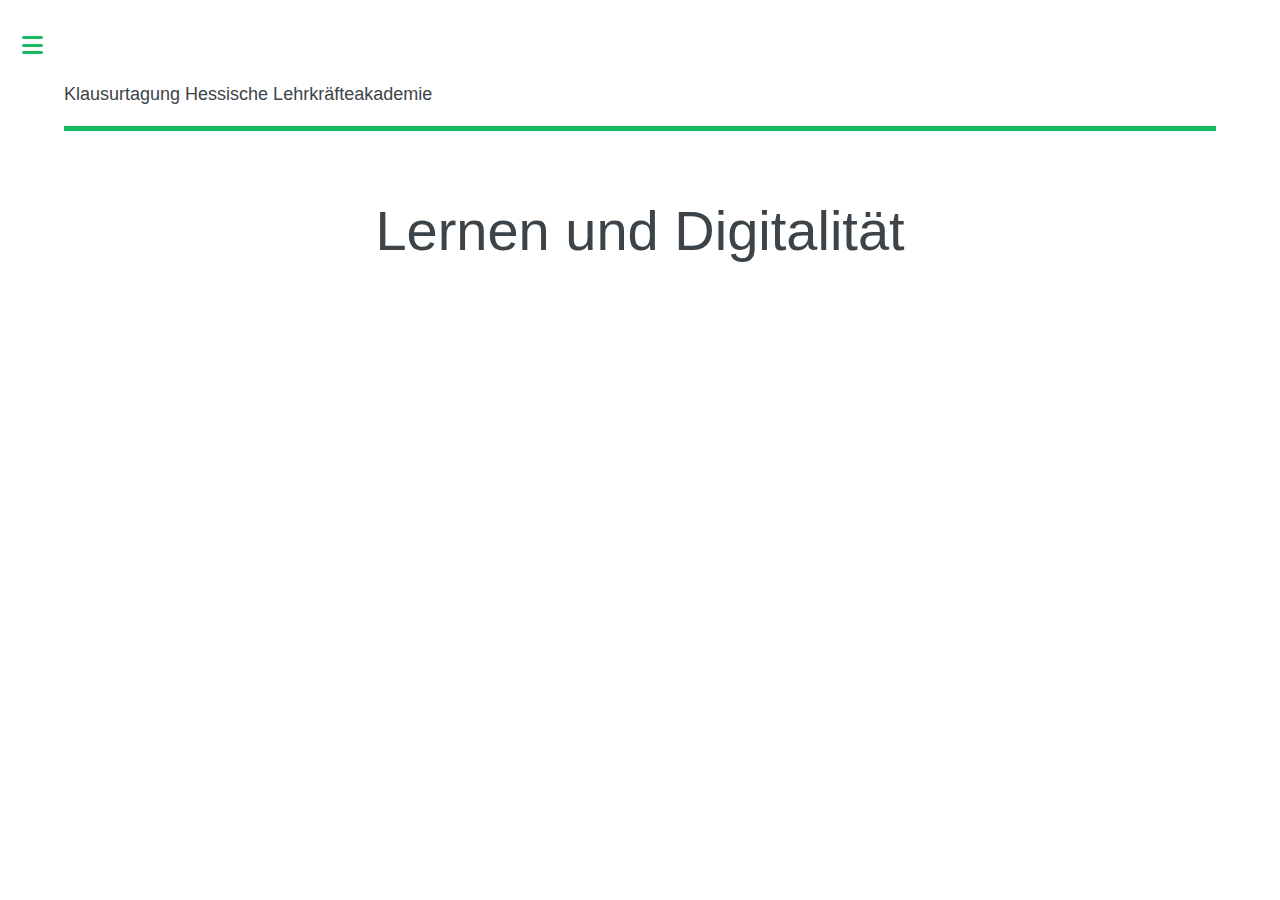
<file: lernen-und-digitalitaet/index.html>
<!DOCTYPE html><html lang="de"><head><meta charset="utf-8"><meta http-equiv="X-UA-Compatible" content="IE=edge"><meta name="viewport" content="width=device-width,initial-scale=1,user-scalable=no"><title>Lernen und Digitalität - Klausurtagung Hessische Lehrkräfteakademie</title><meta name="generator" content="Publii Open-Source CMS for Static Site"><link rel="canonical" href="https://ebildungslabor.github.io/klausurtagung-hessen/lernen-und-digitalitaet/"><link rel="alternate" type="application/atom+xml" href="https://ebildungslabor.github.io/klausurtagung-hessen/feed.xml" title="Klausurtagung Hessische Lehrkräfteakademie - RSS"><link rel="alternate" type="application/json" href="https://ebildungslabor.github.io/klausurtagung-hessen/feed.json" title="Klausurtagung Hessische Lehrkräfteakademie - JSON"><meta property="og:title" content="Lernen und Digitalität"><meta property="og:site_name" content="Klausurtagung Hessische Lehrkräfteakademie"><meta property="og:description" content=""><meta property="og:url" content="https://ebildungslabor.github.io/klausurtagung-hessen/lernen-und-digitalitaet/"><meta property="og:type" content="article"><link rel="stylesheet" href="https://ebildungslabor.github.io/klausurtagung-hessen/assets/css/fontawesome-all.min.css?v=85514f933f9e0b82460af63f1a403fa5"><link rel="stylesheet" href="https://ebildungslabor.github.io/klausurtagung-hessen/assets/css/style.css?v=53c7d20cdaba89d98ff726cb271008e3"><script type="application/ld+json">{"@context":"http://schema.org","@type":"Article","mainEntityOfPage":{"@type":"WebPage","@id":"https://ebildungslabor.github.io/klausurtagung-hessen/lernen-und-digitalitaet/"},"headline":"Lernen und Digitalität","datePublished":"2025-10-28T11:30+01:00","dateModified":"2025-10-28T11:30+01:00","description":"","author":{"@type":"Person","name":"Nele Hirsch","url":"https://ebildungslabor.github.io/klausurtagung-hessen/authors/nele-hirsch/"},"publisher":{"@type":"Organization","name":"Nele Hirsch"}}</script><noscript><style>img[loading] {
                    opacity: 1;
                }</style></noscript></head><body class="is-preload post-template"><div id="wrapper"><div id="main"><div class="inner"><header id="header"><a class="logo" href="https://ebildungslabor.github.io/klausurtagung-hessen/"><strong>Klausurtagung Hessische Lehrkräfteakademie</strong></a></header><article class="post"><header class="main post__header"><h1>Lernen und Digitalität</h1></header><div class="post__inner post__entry"></div></article></div></div><div id="sidebar"><div class="inner"><nav id="menu"><header class="major"><h2>Menu</h2></header><ul><li class="active"><a href="https://ebildungslabor.github.io/klausurtagung-hessen/lernen-und-digitalitaet/" target="_self">Impuls 1</a></li><li><a href="https://ebildungslabor.github.io/klausurtagung-hessen/ki-interaktion-im-kontext-der-bildung/" target="_self">Impuls 2</a></li><li><a href="https://ebildungslabor.github.io/klausurtagung-hessen/impulse-zum-transfer-in-schule-und-schulentwicklung/" target="_self">Impuls 3</a></li></ul></nav><section><header class="major"><h2>Get in touch</h2></header><p>Hier kann noch weiterer Text hin.</p></section><footer id="footer"><p class="copyright">© Editorial 2 - All rights reserved<br>Design by: <a href="https://html5up.net" target="_blank" rel="noopener">HTML5 UP</a>, Powered by Publii</p></footer></div></div></div><script src="https://ebildungslabor.github.io/klausurtagung-hessen/assets/js/jquery.min.js?v=7c14a783dfeb3d238ccd3edd840d82ee"></script><script src="https://ebildungslabor.github.io/klausurtagung-hessen/assets/js/browser.min.js?v=c07298dd19048a8a69ad97e754dfe8d0"></script><script src="https://ebildungslabor.github.io/klausurtagung-hessen/assets/js/breakpoints.min.js?v=81a479eb099e3b187613943b085923b8"></script><script src="https://ebildungslabor.github.io/klausurtagung-hessen/assets/js/util.min.js?v=cbdaf7c20ac2883c77ae23acfbabd47e"></script><script src="https://ebildungslabor.github.io/klausurtagung-hessen/assets/js/main.min.js?v=08add7f6d435054ad38ec38d7cf8be40"></script><script>var images=document.querySelectorAll("img[loading]");for(var i=0;i<images.length;i++){if(images[i].complete){images[i].classList.add("is-loaded")}else{images[i].addEventListener("load",function(){this.classList.add("is-loaded")},false)}};</script></body></html>
</file>
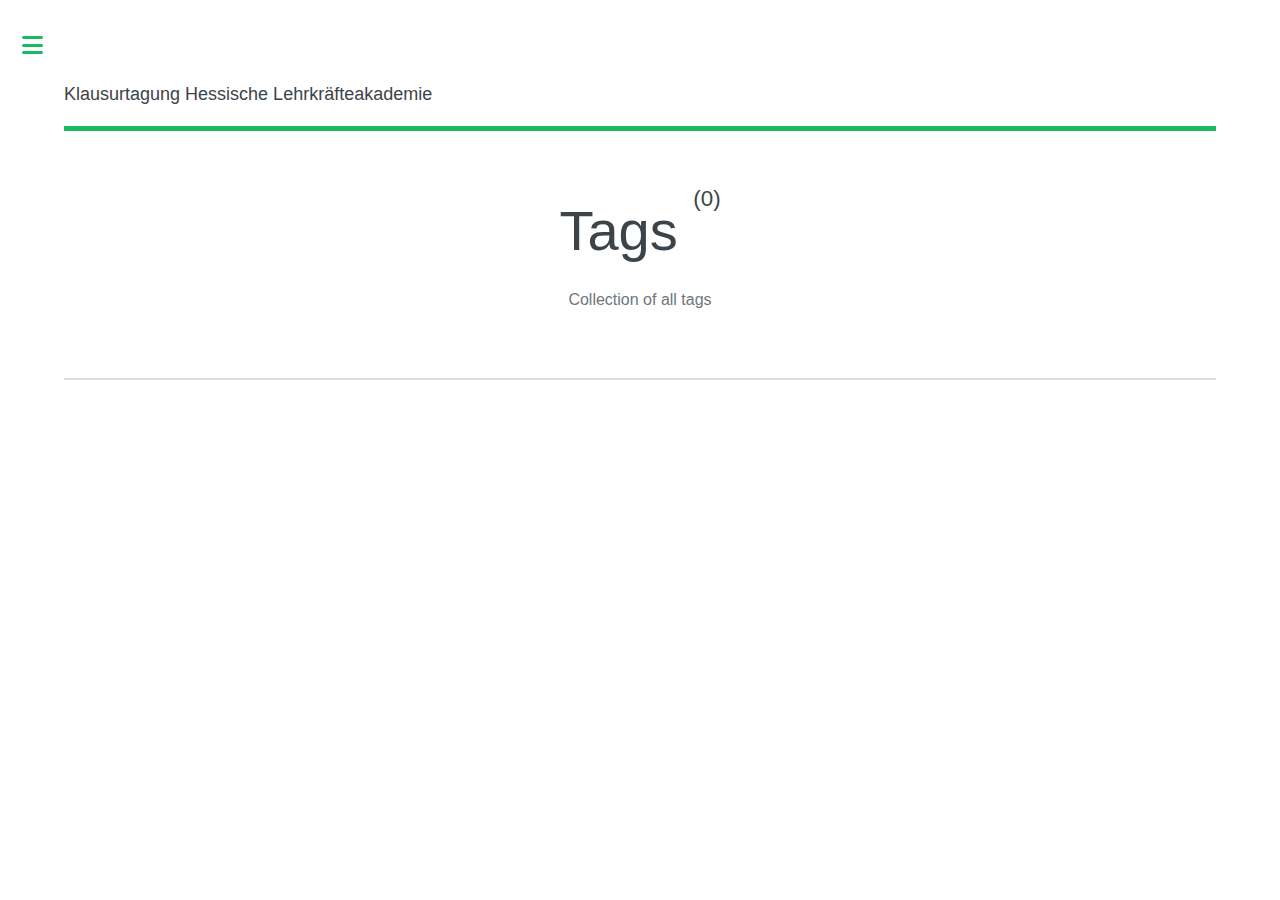
<file: tags/index.html>
<!DOCTYPE html><html lang="de"><head><meta charset="utf-8"><meta http-equiv="X-UA-Compatible" content="IE=edge"><meta name="viewport" content="width=device-width,initial-scale=1,user-scalable=no"><title>All tags - Klausurtagung Hessische Lehrkräfteakademie</title><meta name="robots" content="noindex, follow"><meta name="generator" content="Publii Open-Source CMS for Static Site"><link rel="alternate" type="application/atom+xml" href="https://ebildungslabor.github.io/klausurtagung-hessen/feed.xml" title="Klausurtagung Hessische Lehrkräfteakademie - RSS"><link rel="alternate" type="application/json" href="https://ebildungslabor.github.io/klausurtagung-hessen/feed.json" title="Klausurtagung Hessische Lehrkräfteakademie - JSON"><meta property="og:title" content="Klausurtagung Hessische Lehrkräfteakademie"><meta property="og:site_name" content="Klausurtagung Hessische Lehrkräfteakademie"><meta property="og:description" content=""><meta property="og:url" content="https://ebildungslabor.github.io/klausurtagung-hessen/tags/"><meta property="og:type" content="website"><link rel="stylesheet" href="https://ebildungslabor.github.io/klausurtagung-hessen/assets/css/fontawesome-all.min.css?v=85514f933f9e0b82460af63f1a403fa5"><link rel="stylesheet" href="https://ebildungslabor.github.io/klausurtagung-hessen/assets/css/style.css?v=53c7d20cdaba89d98ff726cb271008e3"><script type="application/ld+json">{"@context":"http://schema.org","@type":"Organization","name":"Klausurtagung Hessische Lehrkräfteakademie","url":"https://ebildungslabor.github.io/klausurtagung-hessen/"}</script><noscript><style>img[loading] {
                    opacity: 1;
                }</style></noscript></head><body class="is-preload tags-template"><div id="wrapper"><div id="main"><div class="inner"><header id="header"><a class="logo" href="https://ebildungslabor.github.io/klausurtagung-hessen/"><strong>Klausurtagung Hessische Lehrkräfteakademie</strong></a></header><div class="page-header"><h1>Tags <sup>(0)</sup></h1><p>Collection of all tags</p></div><section><div class="posts"></div></section></div></div><div id="sidebar"><div class="inner"><nav id="menu"><header class="major"><h2>Menu</h2></header><ul><li><a href="https://ebildungslabor.github.io/klausurtagung-hessen/lernen-und-digitalitaet/" target="_self">Impuls 1</a></li><li><a href="https://ebildungslabor.github.io/klausurtagung-hessen/ki-interaktion-im-kontext-der-bildung/" target="_self">Impuls 2</a></li><li><a href="https://ebildungslabor.github.io/klausurtagung-hessen/impulse-zum-transfer-in-schule-und-schulentwicklung/" target="_self">Impuls 3</a></li></ul></nav><section><header class="major"><h2>Get in touch</h2></header><p>Hier kann noch weiterer Text hin.</p></section><footer id="footer"><p class="copyright">© Editorial 2 - All rights reserved<br>Design by: <a href="https://html5up.net" target="_blank" rel="noopener">HTML5 UP</a>, Powered by Publii</p></footer></div></div></div><script src="https://ebildungslabor.github.io/klausurtagung-hessen/assets/js/jquery.min.js?v=7c14a783dfeb3d238ccd3edd840d82ee"></script><script src="https://ebildungslabor.github.io/klausurtagung-hessen/assets/js/browser.min.js?v=c07298dd19048a8a69ad97e754dfe8d0"></script><script src="https://ebildungslabor.github.io/klausurtagung-hessen/assets/js/breakpoints.min.js?v=81a479eb099e3b187613943b085923b8"></script><script src="https://ebildungslabor.github.io/klausurtagung-hessen/assets/js/util.min.js?v=cbdaf7c20ac2883c77ae23acfbabd47e"></script><script src="https://ebildungslabor.github.io/klausurtagung-hessen/assets/js/main.min.js?v=08add7f6d435054ad38ec38d7cf8be40"></script><script>var images=document.querySelectorAll("img[loading]");for(var i=0;i<images.length;i++){if(images[i].complete){images[i].classList.add("is-loaded")}else{images[i].addEventListener("load",function(){this.classList.add("is-loaded")},false)}};</script></body></html>
</file>
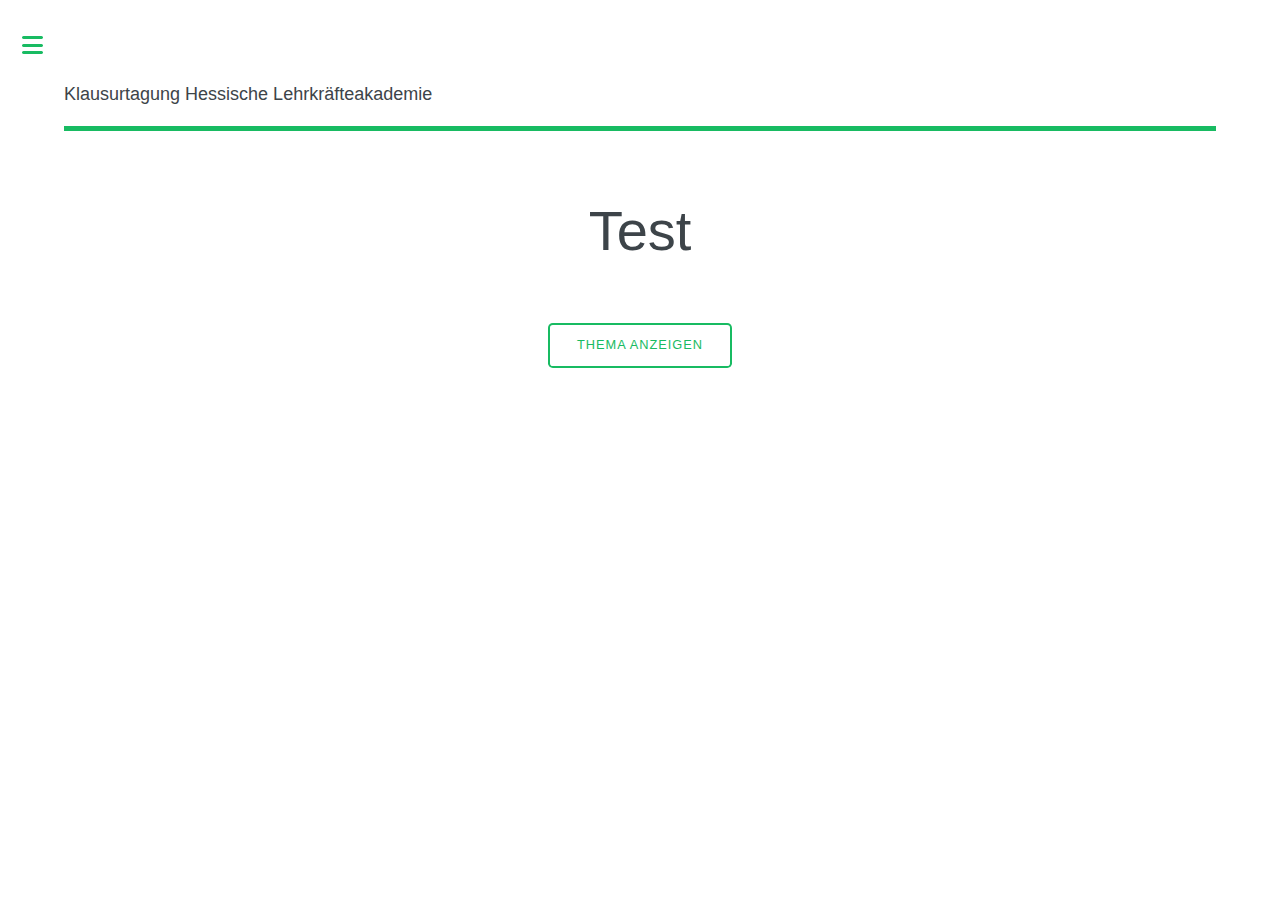
<file: test/index.html>
<!DOCTYPE html><html lang="de"><head><meta charset="utf-8"><meta http-equiv="X-UA-Compatible" content="IE=edge"><meta name="viewport" content="width=device-width,initial-scale=1,user-scalable=no"><title>Test - Klausurtagung Hessische Lehrkräfteakademie</title><meta name="description" content="Thema anzeigen"><meta name="generator" content="Publii Open-Source CMS for Static Site"><link rel="canonical" href="https://ebildungslabor.github.io/klausurtagung-hessen/test/"><link rel="alternate" type="application/atom+xml" href="https://ebildungslabor.github.io/klausurtagung-hessen/feed.xml" title="Klausurtagung Hessische Lehrkräfteakademie - RSS"><link rel="alternate" type="application/json" href="https://ebildungslabor.github.io/klausurtagung-hessen/feed.json" title="Klausurtagung Hessische Lehrkräfteakademie - JSON"><meta property="og:title" content="Test"><meta property="og:site_name" content="Klausurtagung Hessische Lehrkräfteakademie"><meta property="og:description" content="Thema anzeigen"><meta property="og:url" content="https://ebildungslabor.github.io/klausurtagung-hessen/test/"><meta property="og:type" content="article"><link rel="stylesheet" href="https://ebildungslabor.github.io/klausurtagung-hessen/assets/css/fontawesome-all.min.css?v=85514f933f9e0b82460af63f1a403fa5"><link rel="stylesheet" href="https://ebildungslabor.github.io/klausurtagung-hessen/assets/css/style.css?v=53c7d20cdaba89d98ff726cb271008e3"><script type="application/ld+json">{"@context":"http://schema.org","@type":"Article","mainEntityOfPage":{"@type":"WebPage","@id":"https://ebildungslabor.github.io/klausurtagung-hessen/test/"},"headline":"Test","datePublished":"2025-10-29T12:26+01:00","dateModified":"2025-10-29T12:26+01:00","description":"Thema anzeigen","author":{"@type":"Person","name":"Nele Hirsch","url":"https://ebildungslabor.github.io/klausurtagung-hessen/authors/nele-hirsch/"},"publisher":{"@type":"Organization","name":"Nele Hirsch"}}</script><noscript><style>img[loading] {
                    opacity: 1;
                }</style></noscript></head><body class="is-preload post-template"><div id="wrapper"><div id="main"><div class="inner"><header id="header"><a class="logo" href="https://ebildungslabor.github.io/klausurtagung-hessen/"><strong>Klausurtagung Hessische Lehrkräfteakademie</strong></a></header><article class="post"><header class="main post__header"><h1>Test</h1></header><div class="post__inner post__entry"><div style="text-align: center;"><button id="thema-button">Thema anzeigen</button></div><div id="thema-container"><div id="thema-anzeige"></div></div></div></article></div></div><div id="sidebar"><div class="inner"><nav id="menu"><header class="major"><h2>Menu</h2></header><ul><li><a href="https://ebildungslabor.github.io/klausurtagung-hessen/lernen-und-digitalitaet/" target="_self">Impuls 1</a></li><li><a href="https://ebildungslabor.github.io/klausurtagung-hessen/ki-interaktion-im-kontext-der-bildung/" target="_self">Impuls 2</a></li><li><a href="https://ebildungslabor.github.io/klausurtagung-hessen/impulse-zum-transfer-in-schule-und-schulentwicklung/" target="_self">Impuls 3</a></li></ul></nav><section><header class="major"><h2>Get in touch</h2></header><p>Hier kann noch weiterer Text hin.</p></section><footer id="footer"><p class="copyright">© Editorial 2 - All rights reserved<br>Design by: <a href="https://html5up.net" target="_blank" rel="noopener">HTML5 UP</a>, Powered by Publii</p></footer></div></div></div><script src="https://ebildungslabor.github.io/klausurtagung-hessen/assets/js/jquery.min.js?v=7c14a783dfeb3d238ccd3edd840d82ee"></script><script src="https://ebildungslabor.github.io/klausurtagung-hessen/assets/js/browser.min.js?v=c07298dd19048a8a69ad97e754dfe8d0"></script><script src="https://ebildungslabor.github.io/klausurtagung-hessen/assets/js/breakpoints.min.js?v=81a479eb099e3b187613943b085923b8"></script><script src="https://ebildungslabor.github.io/klausurtagung-hessen/assets/js/util.min.js?v=cbdaf7c20ac2883c77ae23acfbabd47e"></script><script src="https://ebildungslabor.github.io/klausurtagung-hessen/assets/js/main.min.js?v=08add7f6d435054ad38ec38d7cf8be40"></script><script>var images=document.querySelectorAll("img[loading]");for(var i=0;i<images.length;i++){if(images[i].complete){images[i].classList.add("is-loaded")}else{images[i].addEventListener("load",function(){this.classList.add("is-loaded")},false)}};</script><script>function neuesThema() {
        const themen = [
            "So leben Menschen",
            "Tiere",
            "Gerechtigkeit",
            "Eigene Themen (jedes Kind oder kleine Gruppe ein eigenes Thema)",
            "Alles Familie oder was?",
            "Was wir feiern",
            "Schimpfwörter",
            "Wasser",
            "Gummi",
            "Ganz groß und ganz klein",
            "Zeit",
            "Minecraft (Stories)",
            "Altes Testament (Noahs Arche, David vs. Goliath, Joseph und seine Brüder, ...)",
            "Streetart",
            "Geometrie im Leben",
            "Kubismus",
            "Spiele",
            "Erde",
            "Humor",
            "Das Weltall",
            "Oliven",
            "Pflanzen",
            "Straßen(verkehr)",
            "Bewegung",
            "Geschwindigkeit",
            "Schönheit / Asymmetrie",
            "Gegensätze",
            "Holz",
            "Volkslieder",
            "Zauberflöte",
            "Impressionismus",
            "Licht",
            "Luft",
            "Ziegelsteine",
            "Feuer",
            "Pangäa",
            "Parcour (Assassins Creed / Mirrors Edge)",
            "Ringen",
            "Tanzen",
            "Zirkus",
            "20.000 Meilen unter dem Meer",
            "Bibi & Tina",
            "Alice im Wunderland",
            "Homers Reisen",
            "Tim & Struppi",
            "Jim Knopf",
            "Birne im Weltall",
            "Captain Future",
            "Asterix"
        ];
        
        const neuerIndex = Math.floor(Math.random() * themen.length);
        document.getElementById('thema-anzeige').textContent = themen[neuerIndex];
        document.getElementById('thema-button').textContent = 'Neues Thema';
    }</script></body></html>
</file>
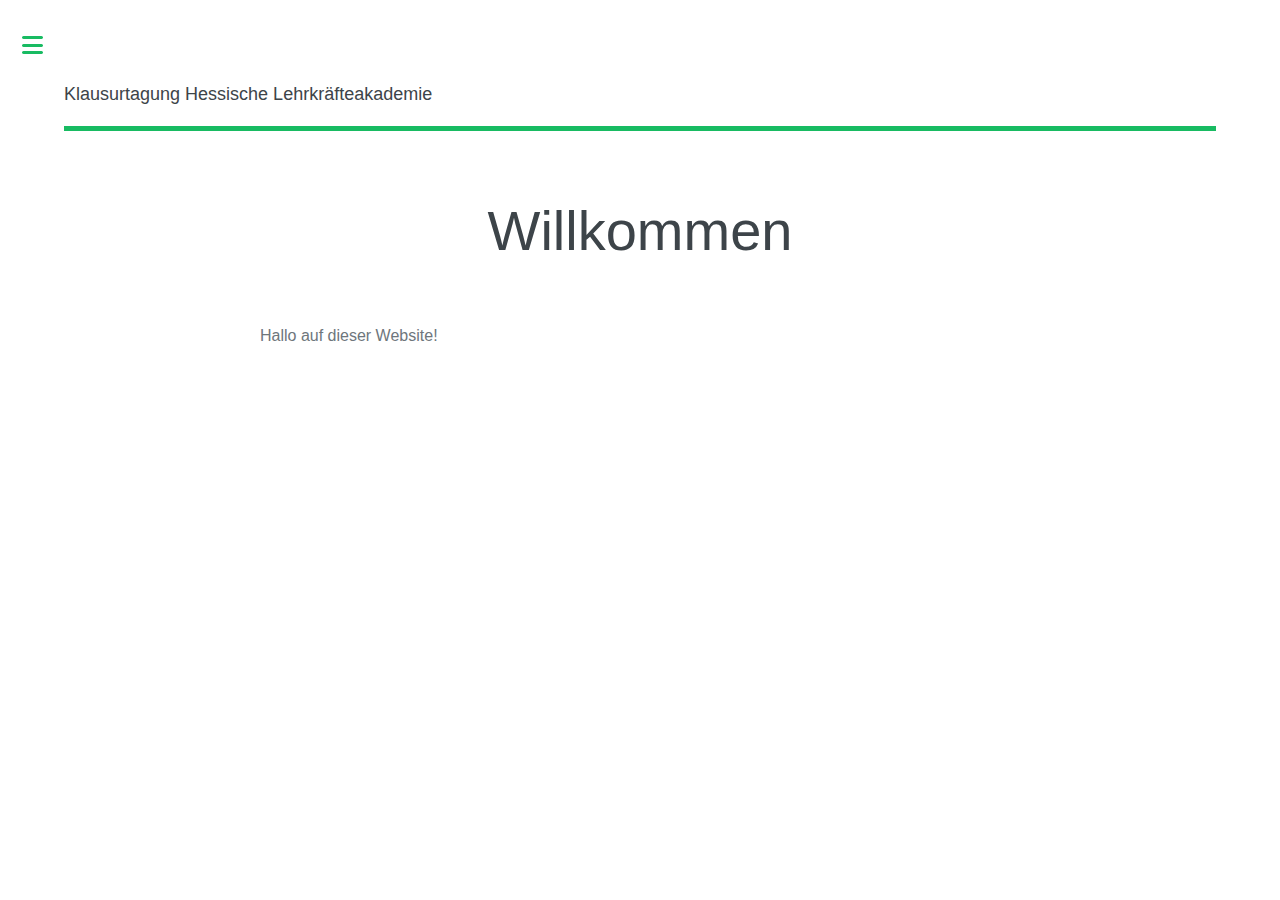
<file: willkommen/index.html>
<!DOCTYPE html><html lang="de"><head><meta charset="utf-8"><meta http-equiv="X-UA-Compatible" content="IE=edge"><meta name="viewport" content="width=device-width,initial-scale=1,user-scalable=no"><title>Willkommen - Klausurtagung Hessische Lehrkräfteakademie</title><meta name="description" content="Hallo auf dieser Website!"><meta name="generator" content="Publii Open-Source CMS for Static Site"><link rel="canonical" href="https://ebildungslabor.github.io/klausurtagung-hessen/willkommen/"><link rel="alternate" type="application/atom+xml" href="https://ebildungslabor.github.io/klausurtagung-hessen/feed.xml" title="Klausurtagung Hessische Lehrkräfteakademie - RSS"><link rel="alternate" type="application/json" href="https://ebildungslabor.github.io/klausurtagung-hessen/feed.json" title="Klausurtagung Hessische Lehrkräfteakademie - JSON"><meta property="og:title" content="Willkommen"><meta property="og:site_name" content="Klausurtagung Hessische Lehrkräfteakademie"><meta property="og:description" content="Hallo auf dieser Website!"><meta property="og:url" content="https://ebildungslabor.github.io/klausurtagung-hessen/willkommen/"><meta property="og:type" content="article"><link rel="stylesheet" href="https://ebildungslabor.github.io/klausurtagung-hessen/assets/css/fontawesome-all.min.css?v=85514f933f9e0b82460af63f1a403fa5"><link rel="stylesheet" href="https://ebildungslabor.github.io/klausurtagung-hessen/assets/css/style.css?v=53c7d20cdaba89d98ff726cb271008e3"><script type="application/ld+json">{"@context":"http://schema.org","@type":"Article","mainEntityOfPage":{"@type":"WebPage","@id":"https://ebildungslabor.github.io/klausurtagung-hessen/willkommen/"},"headline":"Willkommen","datePublished":"2025-10-28T10:56+01:00","dateModified":"2025-10-28T10:56+01:00","description":"Hallo auf dieser Website!","author":{"@type":"Person","name":"Nele Hirsch","url":"https://ebildungslabor.github.io/klausurtagung-hessen/authors/nele-hirsch/"},"publisher":{"@type":"Organization","name":"Nele Hirsch"}}</script><noscript><style>img[loading] {
                    opacity: 1;
                }</style></noscript></head><body class="is-preload page-template"><div id="wrapper"><div id="main"><div class="inner"><header id="header"><a class="logo" href="https://ebildungslabor.github.io/klausurtagung-hessen/"><strong>Klausurtagung Hessische Lehrkräfteakademie</strong></a></header><article class="post"><header class="main post__header"><h1>Willkommen</h1></header><div class="post__inner post__entry"><p>Hallo auf dieser Website!</p></div></article></div></div><div id="sidebar"><div class="inner"><nav id="menu"><header class="major"><h2>Menu</h2></header><ul><li><a href="https://ebildungslabor.github.io/klausurtagung-hessen/lernen-und-digitalitaet/" target="_self">Impuls 1</a></li><li><a href="https://ebildungslabor.github.io/klausurtagung-hessen/ki-interaktion-im-kontext-der-bildung/" target="_self">Impuls 2</a></li><li><a href="https://ebildungslabor.github.io/klausurtagung-hessen/impulse-zum-transfer-in-schule-und-schulentwicklung/" target="_self">Impuls 3</a></li></ul></nav><section><header class="major"><h2>Get in touch</h2></header><p>Hier kann noch weiterer Text hin.</p></section><footer id="footer"><p class="copyright">© Editorial 2 - All rights reserved<br>Design by: <a href="https://html5up.net" target="_blank" rel="noopener">HTML5 UP</a>, Powered by Publii</p></footer></div></div></div><script src="https://ebildungslabor.github.io/klausurtagung-hessen/assets/js/jquery.min.js?v=7c14a783dfeb3d238ccd3edd840d82ee"></script><script src="https://ebildungslabor.github.io/klausurtagung-hessen/assets/js/browser.min.js?v=c07298dd19048a8a69ad97e754dfe8d0"></script><script src="https://ebildungslabor.github.io/klausurtagung-hessen/assets/js/breakpoints.min.js?v=81a479eb099e3b187613943b085923b8"></script><script src="https://ebildungslabor.github.io/klausurtagung-hessen/assets/js/util.min.js?v=cbdaf7c20ac2883c77ae23acfbabd47e"></script><script src="https://ebildungslabor.github.io/klausurtagung-hessen/assets/js/main.min.js?v=08add7f6d435054ad38ec38d7cf8be40"></script><script>var images=document.querySelectorAll("img[loading]");for(var i=0;i<images.length;i++){if(images[i].complete){images[i].classList.add("is-loaded")}else{images[i].addEventListener("load",function(){this.classList.add("is-loaded")},false)}};</script><script>function neuesThema() {
        const themen = [
            "So leben Menschen",
            "Tiere",
            "Gerechtigkeit",
            "Eigene Themen (jedes Kind oder kleine Gruppe ein eigenes Thema)",
            "Alles Familie oder was?",
            "Was wir feiern",
            "Schimpfwörter",
            "Wasser",
            "Gummi",
            "Ganz groß und ganz klein",
            "Zeit",
            "Minecraft (Stories)",
            "Altes Testament (Noahs Arche, David vs. Goliath, Joseph und seine Brüder, ...)",
            "Streetart",
            "Geometrie im Leben",
            "Kubismus",
            "Spiele",
            "Erde",
            "Humor",
            "Das Weltall",
            "Oliven",
            "Pflanzen",
            "Straßen(verkehr)",
            "Bewegung",
            "Geschwindigkeit",
            "Schönheit / Asymmetrie",
            "Gegensätze",
            "Holz",
            "Volkslieder",
            "Zauberflöte",
            "Impressionismus",
            "Licht",
            "Luft",
            "Ziegelsteine",
            "Feuer",
            "Pangäa",
            "Parcour (Assassins Creed / Mirrors Edge)",
            "Ringen",
            "Tanzen",
            "Zirkus",
            "20.000 Meilen unter dem Meer",
            "Bibi & Tina",
            "Alice im Wunderland",
            "Homers Reisen",
            "Tim & Struppi",
            "Jim Knopf",
            "Birne im Weltall",
            "Captain Future",
            "Asterix"
        ];
        
        const neuerIndex = Math.floor(Math.random() * themen.length);
        document.getElementById('thema-anzeige').textContent = themen[neuerIndex];
        document.getElementById('thema-button').textContent = 'Neues Thema';
    }</script></body></html>
</file>
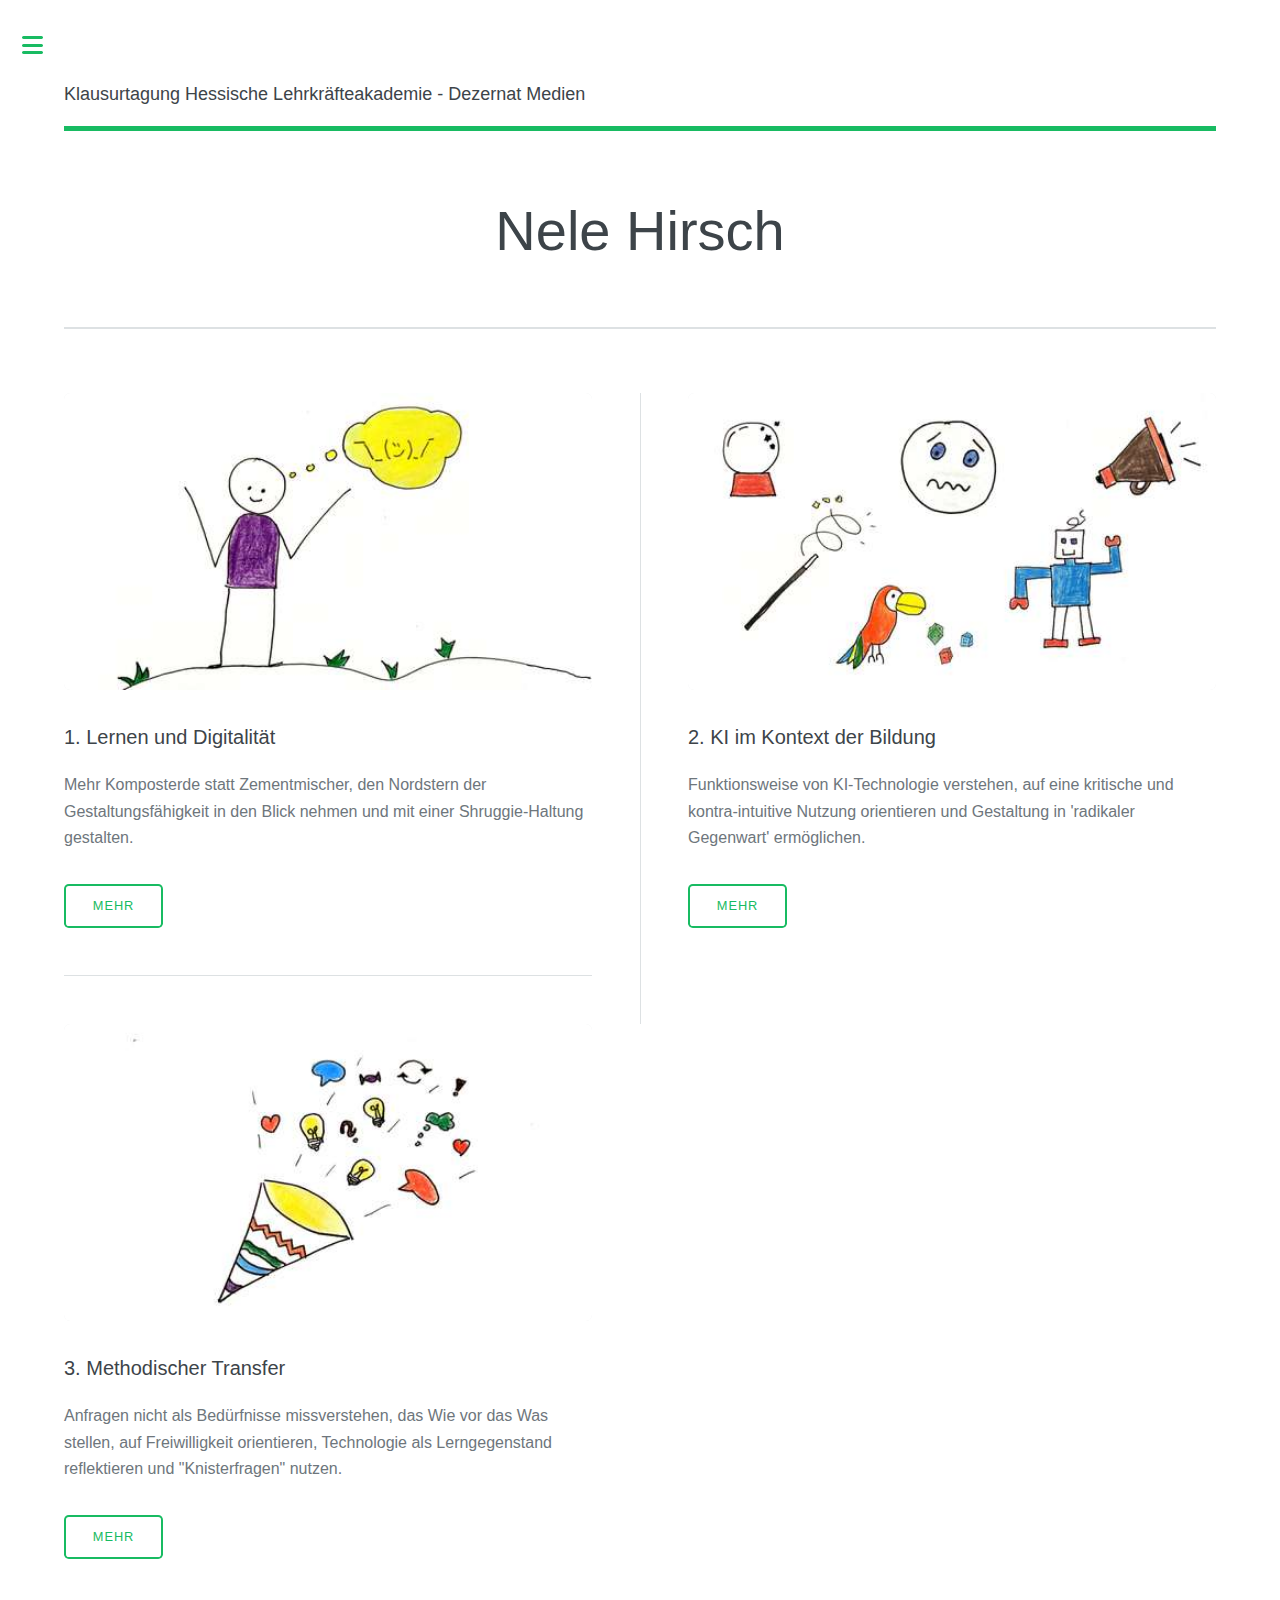
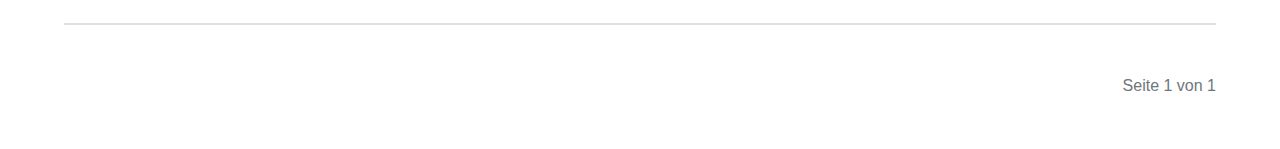
<file: authors/nele-hirsch/index.html>
<!DOCTYPE html><html lang="de"><head><meta charset="utf-8"><meta http-equiv="X-UA-Compatible" content="IE=edge"><meta name="viewport" content="width=device-width,initial-scale=1,user-scalable=no"><title>Author: Nele Hirsch - Klausurtagung Hessische Lehrkräfteakademie - Dezernat Medien</title><meta name="robots" content="noindex, follow"><meta name="generator" content="Publii Open-Source CMS for Static Site"><link rel="alternate" type="application/atom+xml" href="https://ebildungslabor.github.io/klausurtagung-hessen/feed.xml" title="Klausurtagung Hessische Lehrkräfteakademie - Dezernat Medien - RSS"><link rel="alternate" type="application/json" href="https://ebildungslabor.github.io/klausurtagung-hessen/feed.json" title="Klausurtagung Hessische Lehrkräfteakademie - Dezernat Medien - JSON"><meta property="og:title" content="Nele Hirsch"><meta property="og:site_name" content="Klausurtagung Hessische Lehrkräfteakademie - Dezernat Medien"><meta property="og:description" content=""><meta property="og:url" content="https://ebildungslabor.github.io/klausurtagung-hessen/authors/nele-hirsch/"><meta property="og:type" content="website"><link rel="stylesheet" href="https://ebildungslabor.github.io/klausurtagung-hessen/assets/css/fontawesome-all.min.css?v=85514f933f9e0b82460af63f1a403fa5"><link rel="stylesheet" href="https://ebildungslabor.github.io/klausurtagung-hessen/assets/css/style.css?v=53c7d20cdaba89d98ff726cb271008e3"><script type="application/ld+json">{"@context":"http://schema.org","@type":"Organization","name":"Klausurtagung Hessische Lehrkräfteakademie - Dezernat Medien","url":"https://ebildungslabor.github.io/klausurtagung-hessen/"}</script><noscript><style>img[loading] {
                    opacity: 1;
                }</style></noscript></head><body class="is-preload author-template"><div id="wrapper"><div id="main"><div class="inner"><header id="header"><a class="logo" href="https://ebildungslabor.github.io/klausurtagung-hessen/"><strong>Klausurtagung Hessische Lehrkräfteakademie - Dezernat Medien</strong></a></header><div class="page-header author-header"><h1>Nele Hirsch</h1></div><section><div class="posts"><article><a href="https://ebildungslabor.github.io/klausurtagung-hessen/impuls1/" class="image fit"><img src="https://ebildungslabor.github.io/klausurtagung-hessen/media/posts/2/shruggie.jpg" srcset="https://ebildungslabor.github.io/klausurtagung-hessen/media/posts/2/responsive/shruggie-xs.jpg 300w, https://ebildungslabor.github.io/klausurtagung-hessen/media/posts/2/responsive/shruggie-sm.jpg 480w, https://ebildungslabor.github.io/klausurtagung-hessen/media/posts/2/responsive/shruggie-md.jpg 768w" sizes="(max-width: 768px) 100vw, 33vw" loading="lazy" height="1080" width="1920" alt="Ein gekritzelter Shruggie"></a><h3><a href="https://ebildungslabor.github.io/klausurtagung-hessen/impuls1/">1. Lernen und Digitalität</a></h3><p>Mehr Komposterde statt Zementmischer, den Nordstern der Gestaltungsfähigkeit in den Blick nehmen und mit einer Shruggie-Haltung gestalten.</p><ul class="actions"><li><a href="https://ebildungslabor.github.io/klausurtagung-hessen/impuls1/" class="button">Mehr</a></li></ul></article><article><a href="https://ebildungslabor.github.io/klausurtagung-hessen/impuls2/" class="image fit"><img src="https://ebildungslabor.github.io/klausurtagung-hessen/media/posts/3/KI-KinderForschen.jpg" srcset="https://ebildungslabor.github.io/klausurtagung-hessen/media/posts/3/responsive/KI-KinderForschen-xs.jpg 300w, https://ebildungslabor.github.io/klausurtagung-hessen/media/posts/3/responsive/KI-KinderForschen-sm.jpg 480w, https://ebildungslabor.github.io/klausurtagung-hessen/media/posts/3/responsive/KI-KinderForschen-md.jpg 768w" sizes="(max-width: 768px) 100vw, 33vw" loading="lazy" height="1080" width="1920" alt="KI als gesellschaftliches Narrativ"></a><h3><a href="https://ebildungslabor.github.io/klausurtagung-hessen/impuls2/">2. KI im Kontext der Bildung</a></h3><p>Funktionsweise von KI-Technologie verstehen, auf eine kritische und kontra-intuitive Nutzung orientieren und Gestaltung in 'radikaler Gegenwart' ermöglichen. </p><ul class="actions"><li><a href="https://ebildungslabor.github.io/klausurtagung-hessen/impuls2/" class="button">Mehr</a></li></ul></article><article><a href="https://ebildungslabor.github.io/klausurtagung-hessen/impuls3/" class="image fit"><img src="https://ebildungslabor.github.io/klausurtagung-hessen/media/posts/4/KI-KinderForschen2.jpg" srcset="https://ebildungslabor.github.io/klausurtagung-hessen/media/posts/4/responsive/KI-KinderForschen2-xs.jpg 300w, https://ebildungslabor.github.io/klausurtagung-hessen/media/posts/4/responsive/KI-KinderForschen2-sm.jpg 480w, https://ebildungslabor.github.io/klausurtagung-hessen/media/posts/4/responsive/KI-KinderForschen2-md.jpg 768w" sizes="(max-width: 768px) 100vw, 33vw" loading="lazy" height="1080" width="1920" alt="Eine Wundertüte"></a><h3><a href="https://ebildungslabor.github.io/klausurtagung-hessen/impuls3/">3. Methodischer Transfer</a></h3><p>Anfragen nicht als Bedürfnisse missverstehen, das Wie vor das Was stellen, auf Freiwilligkeit orientieren, Technologie als Lerngegenstand reflektieren und "Knisterfragen" nutzen.</p><ul class="actions"><li><a href="https://ebildungslabor.github.io/klausurtagung-hessen/impuls3/" class="button">Mehr</a></li></ul></article></div></section><nav class="pagination asc"><small>Seite 1 von 1</small></nav></div></div><div id="sidebar"><div class="inner"><nav id="menu"><header class="major"><h2>Navigation</h2></header><ul><li><a href="https://ebildungslabor.github.io/klausurtagung-hessen/" target="_self">Start</a></li><li><a href="https://ebildungslabor.github.io/klausurtagung-hessen/impuls1/" target="_self">Impuls 1</a></li><li><a href="https://ebildungslabor.github.io/klausurtagung-hessen/impuls2/" target="_self">Impuls 2</a></li><li><a href="https://ebildungslabor.github.io/klausurtagung-hessen/impuls3/" target="_self">Impuls 3</a></li></ul></nav><section><header class="major"><h2>Hintergrund</h2></header><p>Diese Mini-Website stammt von Nele Hirsch (<a href="https://ebildungslabor.de">eBildungslabor)</a>. Ich habe sie begleitend für eine Klausurtagung des Dezernats Medien der Hessischen Lehrkräfteakademie im November 2025 gestaltet. Sie fasst meine dortigen Impulse im Plenum prägnant zusammen und ergänzt sie um Links zur Vertiefung.</p></section><footer id="footer"><p>Lizenz der Inhalte: <a href="https://creativecommons.org/publicdomain/zero/1.0/deed.en" target="_blank" rel="noopener">CC0 1.0</a><br>Offene Weiternutzung erlaubt und erwünscht!</p></footer></div></div></div><script src="https://ebildungslabor.github.io/klausurtagung-hessen/assets/js/jquery.min.js?v=7c14a783dfeb3d238ccd3edd840d82ee"></script><script src="https://ebildungslabor.github.io/klausurtagung-hessen/assets/js/browser.min.js?v=c07298dd19048a8a69ad97e754dfe8d0"></script><script src="https://ebildungslabor.github.io/klausurtagung-hessen/assets/js/breakpoints.min.js?v=81a479eb099e3b187613943b085923b8"></script><script src="https://ebildungslabor.github.io/klausurtagung-hessen/assets/js/util.min.js?v=cbdaf7c20ac2883c77ae23acfbabd47e"></script><script src="https://ebildungslabor.github.io/klausurtagung-hessen/assets/js/main.min.js?v=08add7f6d435054ad38ec38d7cf8be40"></script><script>var images=document.querySelectorAll("img[loading]");for(var i=0;i<images.length;i++){if(images[i].complete){images[i].classList.add("is-loaded")}else{images[i].addEventListener("load",function(){this.classList.add("is-loaded")},false)}};</script><script>(function(){
   const body = document.body;
   /* beide möglichen Klassen abdecken */
   body.classList.remove('menu-is-active','nav-is-active');
   /* falls das Theme später die Klasse wieder setzt */
   window.addEventListener('load',()=>body.classList.remove('menu-is-active','nav-is-active'));
})();</script></body></html>
</file>
